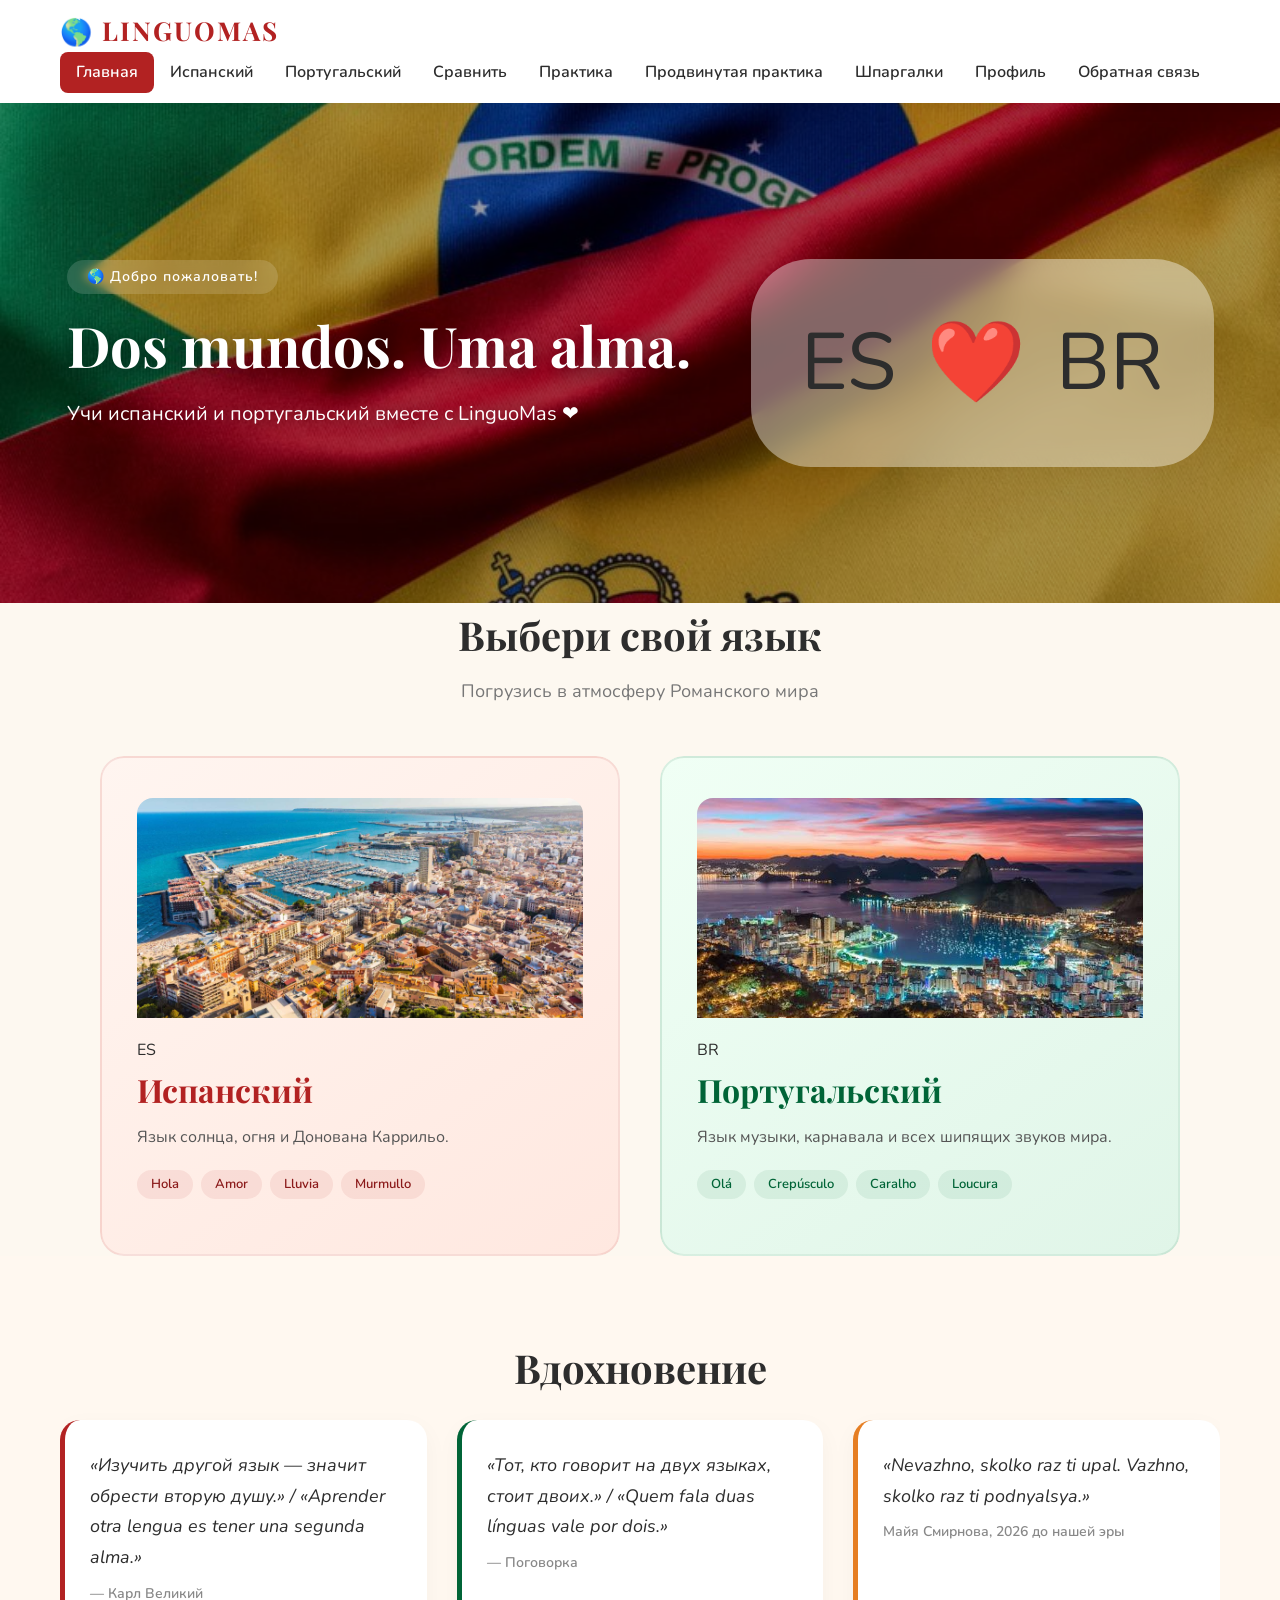
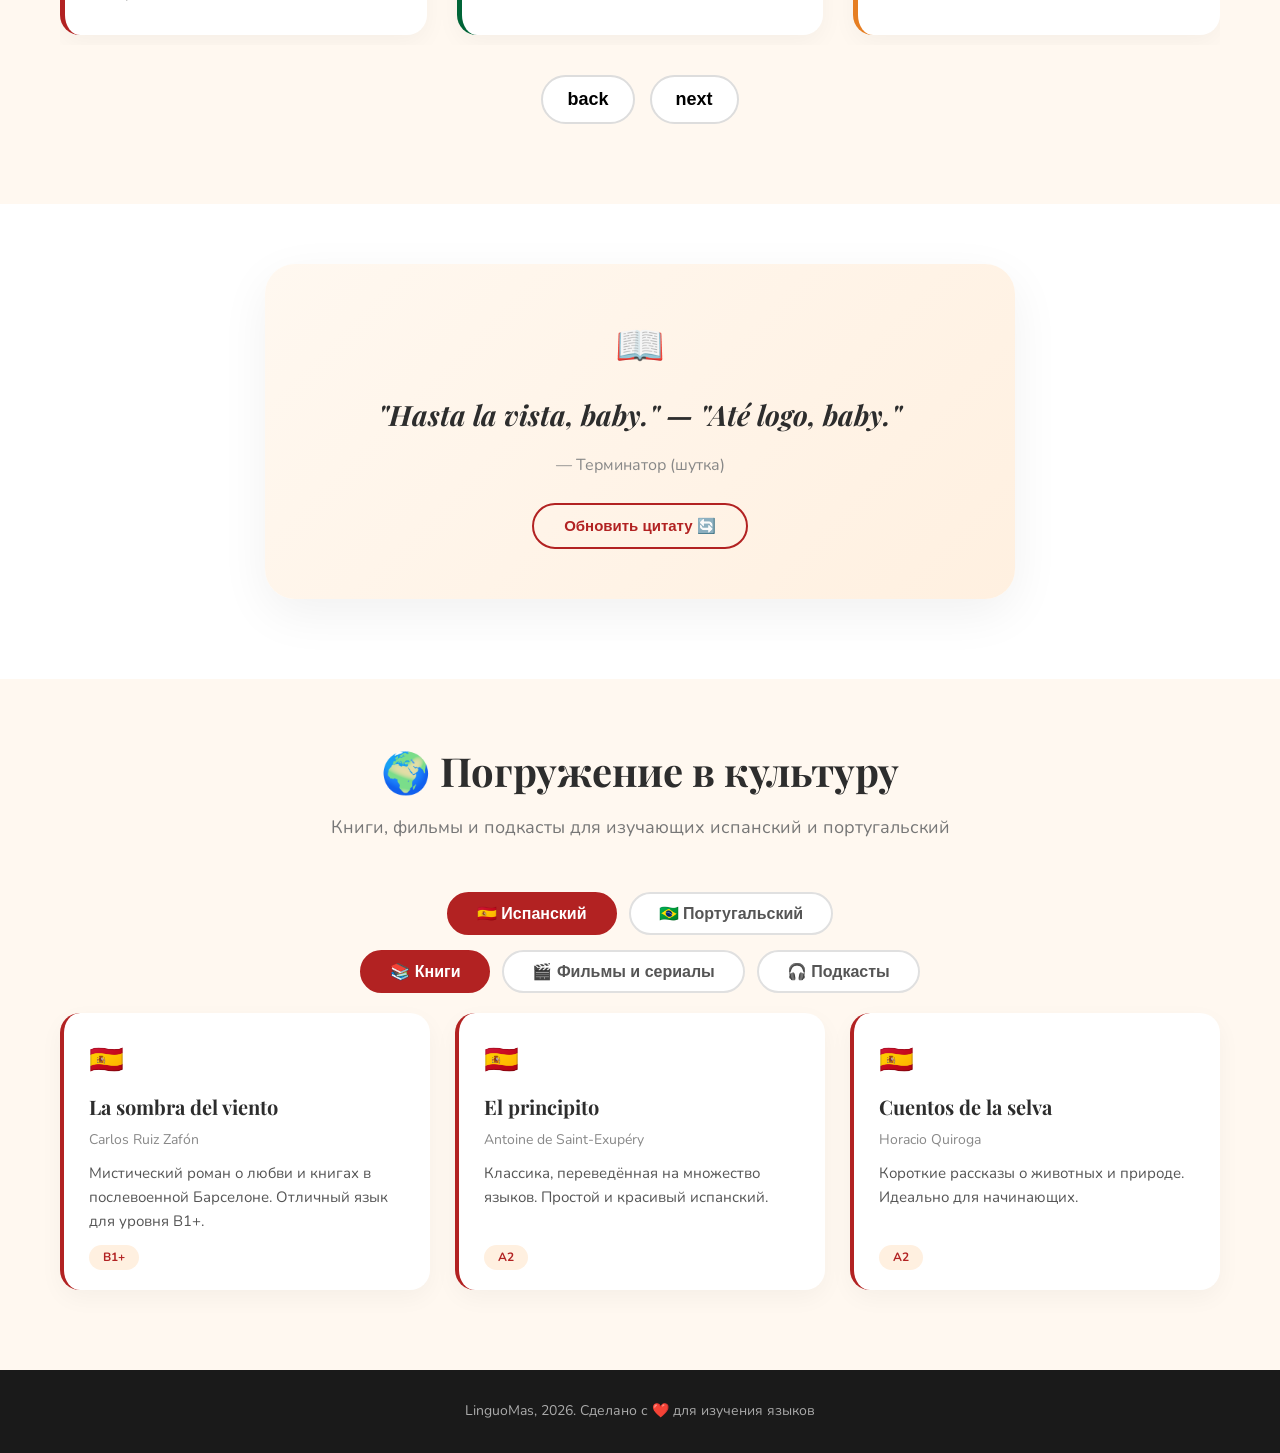
<file: index.html>
<html>

<head>
<title>linguomas</title> 
<link rel="preconnect" href="https://fonts.googleapis.com"> <!-- шрифты -->
<link rel="preconnect" href="https://fonts.gstatic.com" crossorigin>
<link href="https://fonts.googleapis.com/css2?family=Playfair+Display:ital,wght@0,400;0,700;1,700&family=Nunito:wght@400;600;800&display=swap" rel="stylesheet">
<meta http-equiv="Content-Type" content="text/html;charset=utf-8" /> <!-- кодировка -->
<link rel="stylesheet" type="text/css" href="style.css"> <!-- стили -->
</head>
<!-- PWA Manifest -->
<link rel="manifest" href="manifest.json">

<!-- Service Worker -->
<script>
  if ('serviceWorker' in navigator) {
    navigator.serviceWorker.register('serviceworker.js')   // ✅ ПРАВИЛЬНО
      .then(() => console.log('✅ Service Worker зарегистрирован'))
      .catch(err => console.error('❌ Ошибка Service Worker:', err));
  }
</script>

<!-- Иконка для PWA -->
<link rel="apple-touch-icon" href="images/icon-192.png">
<meta name="theme-color" content="#B22222">
<body>
<header>
<div class="container"> <!-- Контейнер ограничивает ширину контента (1200px) и центрирует -->
<div class="logo">🌎 LINGUOMAS</div> <!-- ЛОГОТИП: Ссылка на главную страницу, с эмодзи и названием -->
	<nav> <!-- НАВИГАЦИЯ: Список ссылок на все разделы сайта -->
	<ul>  <!-- Класс "active" подсвечивает текущую страницу (красный фон) -->
	<li><a href="index.html" class="active">Главная</a></li>
	<li><a href="spanish.html">Испанский</a></li>
	<li><a href="portugues.html">Португальский</a></li>
	<li><a href="compare.html">Сравнить</a></li>
	<li><a href="practice.php">Практика</a></li>
	<li><a href="practice_advanced.php">Продвинутая практика</a></li>
	<li><a href="downloads.html">Шпаргалки</a></li>
	<li><a href="profile.php">Профиль</a></li> <!-- profile.php — динамическая страница (PHP), требует авторизации, поэтому ссылка на .php -->
	<li><a href="feedback.php">Обратная связь</a></li>
	</ul>
	</nav>
	</div>
	</header>
</body>

<main>

<section class="hero">
<div class="container hero-content">
<div class="hero-text"> <!-- Левая часть Hero: текст и кнопка -->
<span class="hero-badge">🌎 Добро пожаловать!</span> <!-- Бейдж с приветствием (полупрозрачный фон, размытие) -->
<h1>Dos mundos.<br> Uma alma.</h1>
<p class="hero-subtitle">
Учи испанский и португальский вместе с LinguoMas ❤</p>
</div>
<div class="hero-image"> <!-- Правая часть Hero: декоративные эмодзи (флаги + сердечко) -->
<div class="hero-decor">
<span class="decor-emoji">ES</span>
<span class="decor-emoji">❤️</span>
<span class="decor-emoji">BR</span>
</div>
</div>
</div>
</section>

<section class="language-chioce" id="choose-language">
<div class="container">
<h2 class="section-title">Выбери свой язык</h2>
<p class="section-subtitle">Погрузись в атмосферу Романского мира</p>
<div class="lang-cards"> <!-- lang-cards — флекс-контейнер, который располагает карточки в ряд -->
<!-- lang-card — общий класс, lang-es — красная тема -->
<a href="spanish.html" class="lang-card lang-es">
<div class="lang-card-inner"> <!-- Внутренний контейнер карточки (для стилизации) -->
<img src="images/spain.jpg" alt "Испания" class="lang-flag-img">
<span class="lang-frag">ES</span>
<h3>Испанский</h3>
<p class="lang-desc">Язык солнца, огня и Донована Каррильо.</p>
<div class="lang-tags"> <!-- lang-tags — контейнер для тегов-слов на языке. -->
<span>Hola</span>
<span>Amor</span>
<span>Lluvia</span>
<span>Murmullo</span>
</div>
</div>
</a>
<a href="portugues.html" class="lang-card lang-pt"> <!-- lang-pt — добавляет зелёную тему. -->
<div class="lang-card-inner">
<img src="images/brazil.jpg" alt "Бразилия" class="lang-flag-img">
<span class="lang-frag">BR</span>
<h3>Португальский</h3>
<p class="lang-desc">Язык музыки, карнавала и всех шипящих звуков мира.</p>
<div class="lang-tags">
<span>Olá</span>
<span>Сrepúsculo</span>
<span>Caralho</span>
<span>Loucura</span>
</div>
</div>
</a>
</div>
</div>
</section>

<section class="inspiration animate-on-scroll">
<div class="container">
<h2 class="section-title">Вдохновение</h2>
<div class="quotes-carousel" id="quotesCarousel"> <!-- quotes-carousel — флекс-контейнер с overflow: hidden
<!-- ЦИТАТЫ БУДУТ ВСТАВЛЯТЬСЯ ЧЕРЕЗ JS -->
</div>
<div class="quote-controls">
<button class="quote-btn prev" id="prevQuote">back</button> <!-- ↑ Кнопка "Назад". id="prevQuote" — для JS. -->
<button class="quote-btn next" id="nextQuote">next</button> <!-- ↑ Кнопка "Вперёд". id="nextQuote" — для JS. -->
</div>
</div>
</section>

<section class="daily-quote">
<div class="container">
<div class="daily-quote-box"> <!-- daily-quote-box — центральный блок с цитатой. -->
<span class="daily-icon">📖</span>
<blockquote id="dailyQuoteText">
"Quien no habla, no vive." — "Quem não fala, não vive."
</blockquote> <!-- ↑ Блок цитаты. id="dailyQuoteText" — для JS (меняет текст).  blockquote — семантический тег для цитат. -->
<cite id="dailyQuoteAuthor">— Испанская и португальская поговорка</cite>
<button class="btn btn-refresh" id="refreshQuote">Обновить цитату 🔄</button>
</div>
</div>
</section>

<!-- ========== БЛОК: КУЛЬТУРНЫЙ ГИД ========== -->
<section class="culture-guide">
<div class="container">
<h2 class="section-title">🌍 Погружение в культуру</h2>
<p class="section-subtitle">Книги, фильмы и подкасты для изучающих испанский и португальский</p>

<!-- Переключение языка -->
<div class="culture-lang-tabs">
<button class="culture-lang-tab active" data-lang="es">🇪🇸 Испанский</button>
<button class="culture-lang-tab" data-lang="pt">🇧🇷 Португальский</button>
</div>

<!-- Переключение категорий -->
<div class="culture-category-tabs">
<button class="culture-category-tab active" data-category="books">📚 Книги</button>
<button class="culture-category-tab" data-category="movies">🎬 Фильмы и сериалы</button>
<button class="culture-category-tab" data-category="podcasts">🎧 Подкасты</button>
</div>

<!-- Контейнер для карточек -->
<div class="culture-cards" id="cultureCards">
<!-- Карточки будут вставлены через JS -->
</div>
</div>
</section>

</main>

<!-- ========== КНОПКА "НАВЕРХ" ========== -->
<button id="backToTop" class="back-to-top">⬆ Наверх</button>

<!-- ========== ФУТЕР ========== -->
<footer class="footer">
<div class="container">
<p>LinguoMas, 2026. Сделано с ❤️ для изучения языков</p>
</div>
</footer>

<!-- ПОДКЛЮЧАЕМ JAVASCRIPT  -->
    <script src="script.js"></script>
	
</body>
</html>
</file>
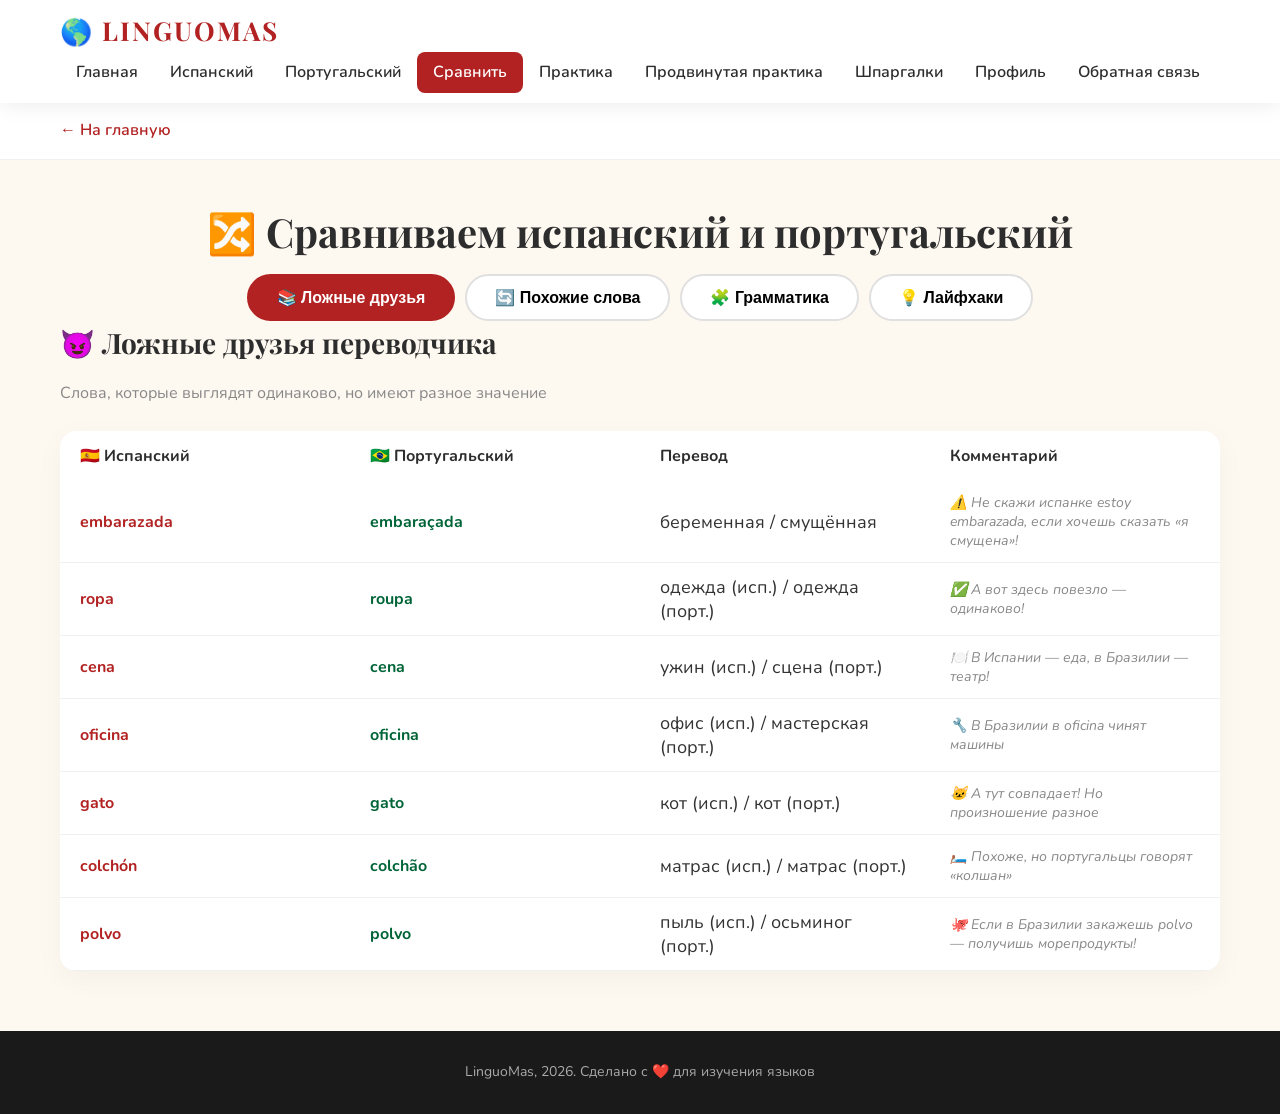
<file: compare.html>
<html>

<head>
<title>linguomas - compare</title>
<link rel="stylesheet" type="text/css" href="style.css"> 
<meta name="viewport" content="width=device-width, initial-scale=1.0"> <!-- чтобы на телефоне красиво было -->
<link rel="preconnect" href="https://fonts.googleapis.com"> <!-- шрифты -->
<link rel="preconnect" href="https://fonts.gstatic.com" crossorigin>
<link href="https://fonts.googleapis.com/css2?family=Playfair+Display:ital,wght@0,400;0,700;1,700&family=Nunito:wght@400;600;800&display=swap" rel="stylesheet">
<meta http-equiv="Content-Type" content="text/html;charset=utf-8" />

<style>
.compare-section {
padding: 40px 0 60px;
background: #FDF8F0;
}

.compare-tabs {
display: flex;
flex-wrap: wrap;
gap: 10px;
,argin-bottom: 30px;
justify-content: center;
}

.compare-tab {
padding: 12px 28px;
border: 2px solid #e0e0e0;
border-radius: 50px;
background: white;
font-weight: 700;
font-size: 16px;
cursor: pointer;
transition: all 0.3s;
color^ #555;
}

.compare-tab:hover {
border-color: #B22222;
color: #B22222;
}

.compare-tab.active {
border-color: #B22222;
background: #B22222;
color: white;
}

.tab-content {
display: none;
animation: fadein 0.5s ease;
}

.tab-content.active {
display: block;
}

@keyframes fadeIn {
from {opacity:0; transform: translateY(15px); }
to {opacity:1; transform: translateY(0); }
}

.compare-table {
width: 100%;
border-collapse: collapse;
background: white;
border-radius: 16px;
overflow: hidden;
box-shadow: 0 8px 30px rgba(0,0,0,0.04);
}

.compare-table thead {
background: #2D2D2D
color: white;
}

.compare-table th {
padding: 14px 20px;
text-align: left;
font-size: 16 px;
}

.compare-table td {
padding: 12px 20px;
border-bottom: 1px solid #f0f0f0;
vertical=align: middle;
}

.compare-table tbody tr:hover {
background: #FFF5F0;
}

.compare-table .es-word {
color: #B22222;
font-weight: 700;
}

.compare-table .pt-word {
color: #006437;
font-weight: 700;
}

.compare-table .translation-col {
color: #5555;
}

.compare-table .tip-col {
font-size: 14px;
color: #888;
font-style: italic;
}

.tips-grid {
display: grid;
grid-template-columns: repeat(auto-fit, minmax(280px, 1fr));
gap: 25px;
margin-top: 20px;
}

.tip-card {
background: white;
padding: 25px 30px;
border-radius: 20px;
box-shadow: 0 8px 25px rgba(0,0,0,0.04);
transition: all 0.3s;
border-left: 5px solid #B22222;
}

.tip-card:hover {
transform: translateY(-6px);
box-shadow: 0 15px 40px rgba(0,0,0,0.06);
}

.tip-card.pt-tip {
border-left-color: #006437;
}

.tip-card h3 {
font-family: 'Playfair Display', serif;
font-size: 20px;
margin-bottom: 10px;
}

.tip-card p {
font-size: 16px;
color: #555;
line-height: 1.7;
}

.tip-card .example {
background: #F5F5F5;
padding: 10px 15px;
border-radius: 10px;
margin-top: 10px;
font-weight: 600;
}

.tip-card .example .es {
color: #B22222;
}

.tip-card .example .pt {
color: #006437;
}

.badge-es {
display: inline-block;
background: #B22222;
color: white;
padding: 2px 12px;
border-radius: 20px;
font-size: 12px;
font-weight: 700;
margin-right: 6px;
}

.badge-pt {
display: inline-block;
background: #006437;
color: white;
padding: 2px 12px;
border-radius: 20px;
font-size: 12px;
font-weight: 700;
margin-right: 6px;
}

</style>
</head>

<body>
<header>
<div class="container">
<div class="logo">🌎 LINGUOMAS</div>
	<nav>
	<ul>
	<li><a href="index.html">Главная</a></li>
	<li><a href="spanish.html">Испанский</a></li>
	<li><a href="portugues.html">Португальский</a></li>
	<li><a href="compare.html"class="active">Сравнить</a></li>
	<li><a href="practice.php">Практика</a></li>
	<li><a href="practice_advanced.php">Продвинутая практика</a></li>
	<li><a href="downloads.html">Шпаргалки</a></li>
	<li><a href="profile.php">Профиль</a></li>
	<li><a href="feedback.php">Обратная связь</a></li>
	</ul>
	</nav>
	</div>
</header>

<main>
<div class="back-nav">
<div class="container">
<a href="index.html" class="back-link">← На главную</a>
</div>
</div>

<section class="compare-section">
<div class="container">
<h2 class="section-title">🔀 Сравниваем испанский и португальский</h2>

<div class="compare-tabs">
<button class="compare-tab active" data-tab="twins">📚 Ложные друзья</button>
<button class="compare-tab" data-tab="similar">🔄 Похожие слова</button>
<button class="compare-tab" data-tab="grammar">🧩 Грамматика</button>
<button class="compare-tab" data-tab="tips">💡 Лайфхаки</button>
</div>

<!-- ========================================================== -->
<!-- ВКЛАДКА 1: ЛОЖНЫЕ ДРУЗЬЯ -->
<!-- ========================================================== -->

<div class="tab-content active" id="tab-twins">
<h3 style="font-family:'Playfair Display',serif; font-size:28px;margin-bottom:15px;">😈 Ложные друзья переводчика</h3>
<p style="color:#888; margin-bottom:25px;">Слова, которые выглядят одинаково, но имеют разное значение</p>

<table class="compare-table">
<thead>
<tr>
<th style="width:25%;">🇪🇸 Испанский</th>
<th style="width:25%;">🇧🇷 Португальский</th>
<th style="width:25%;">Перевод</th>
<th style="width:25%;">Комментарий</th>
</tr>
</thead>
<tbody>
<tr>
<td><span class="es-word">embarazada</span></td>
<td><span class="pt-word">embaraçada</span></td>
<td class="translation">беременная / смущённая</td>
<td class="tip-col">⚠️ Не скажи испанке <em>estoy embarazada</em>, если хочешь сказать «я смущена»!</td>
</tr>
<tr>
<td><span class="es-word">ropa</span></td>
<td><span class="pt-word">roupa</span></td>
<td class="translation">одежда (исп.) / одежда (порт.)</td>
<td class="tip-col">✅ А вот здесь повезло — одинаково!</td>
</tr>
<tr>
<td><span class="es-word">cena</span></td>
<td><span class="pt-word">cena</span></td>
<td class="translation">ужин (исп.) / сцена (порт.)</td>
<td class="tip-col">🍽️ В Испании — еда, в Бразилии — театр!</td>
</tr>
<tr>
<td><span class="es-word">oficina</span></td>
<td><span class="pt-word">oficina</span></td>
<td class="translation">офис (исп.) / мастерская (порт.)</td>
<td class="tip-col">🔧 В Бразилии в <em>oficina</em> чинят машины</td>
</tr>
<tr>
<td><span class="es-word">gato</span></td>
<td><span class="pt-word">gato</span></td>
<td class="translation">кот (исп.) / кот (порт.)</td>
<td class="tip-col">🐱 А тут совпадает! Но произношение разное</td>
</tr>
<tr>
<td><span class="es-word">colchón</span></td>
<td><span class="pt-word">colchão</span></td>
<td class="translation">матрас (исп.) / матрас (порт.)</td>
<td class="tip-col">🛏️ Похоже, но португальцы говорят «колшан»</td>
</tr>
<tr>
<td><span class="es-word">polvo</span></td>
<td><span class="pt-word">polvo</span></td>
<td class="translation">пыль (исп.) / осьминог (порт.)</td>
<td class="tip-col">🐙 Если в Бразилии закажешь <em>polvo</em> — получишь морепродукты!</td>
</tr>
</tbody>
</table>
</div>
<!-- ========================================================== -->
<!-- ВКЛАДКА 2: ПОХОЖИЕ СЛОВА -->
<!-- ========================================================== -->
<div class="tab-content" id="tab-similar">
<h3 style="font-family:'Playfair Display',serif; font-size:28px; margin-bottom:15px;">🔄 Похожие слова</h3>
<p style="color:#888; margin-bottom:25px;">Слова, которые пишутся по-разному, но означают одно и то же</p>
<table class="compare-table">
<thead>
<tr>
<th style="width:25%;">🇪🇸 Испанский</th>
<th style="width:25%;">🇧🇷 Португальский</th>
<th style="width:25%;">Перевод</th>
<th style="width:25%;">Подсказка</th>
</tr>
</thead>
<tbody>
<tr>
<td><span class="es-word">ventana</span></td>
<td><span class="pt-word">janela</span></td>
<td class="translation">окно</td>
<td class="tip-col">💡 Исп. <em>viento</em> (ветер) → вентиляция</td>
</tr>
<tr>
<td><span class="es-word">cuchillo</span></td>
<td><span class="pt-word">faca</span></td>
<td class="translation">нож</td>
<td class="tip-col">🔪 Исп. <em>cuchara</em> (ложка) — общий корень</td>
</tr>
<tr>
<td><span class="es-word">piso</span></td>
<td><span class="pt-word">chão</span></td>
<td class="translation">пол</td>
<td class="tip-col">🏠 В Испании <em>piso</em> — этаж/квартира</td>
</tr>
<tr>
<td><span class="es-word">hermano</span></td>
<td><span class="pt-word">irmão</span></td>
<td class="translation">брат</td>
<td class="tip-col">👨‍👦 Исп. <em>h</em> не читается, а в порт. появилось <em>ão</em></td>
</tr>
<tr>
<td><span class="es-word">abrigo</span></td>
<td><span class="pt-word">casaco</span></td>
<td class="translation">пальто / куртка</td>
<td class="tip-col">🧥 В Испании <em>abrigo</em> — убежище, в порт. — одежда</td>
</tr>
<tr>
<td><span class="es-word">bolsa</span></td>
<td><span class="pt-word">saco</span></td>
<td class="translation">сумка</td>
<td class="tip-col">👜 В Испании <em>bolsa</em> — биржа тоже!</td>
</tr>
<tr>
<td><span class="es-word">mantequilla</span></td>
<td><span class="pt-word">manteiga</span></td>
<td class="translation">масло</td>
<td class="tip-col">🧈 Оба от латинского <em>manteca</em> (сало)</td>
</tr>
</tbody>
</table>
</div>
<!-- ========================================================== -->
<!-- ВКЛАДКА 3: ГРАММАТИКА -->
<!-- ========================================================== -->
<div class="tab-content" id="tab-grammar">
<h3 style="font-family:'Playfair Display',serif; font-size:28px; margin-bottom:15px;">🧩 Грамматика: ключевые различия</h3>
<p style="color:#888; margin-bottom:25px;">Главные отличия в структуре и правилах</p>
<table class="compare-table">
<thead>
<tr>
<th style="width:25%;">🇪🇸 Испанский</th>
<th style="width:25%;">🇧🇷 Португальский</th>
<th style="width:25%;">Объяснение</th>
<th style="width:25%;">Пример</th>
</tr>
</thead>
<tbody>
<tr>
<td><strong><span class="es-word">Ser</span> / <span class="es-word">Estar</span></strong></td>
<td><strong><span class="pt-word">Ser</span> / <span class="pt-word">Estar</span></strong></td>
<td class="translation">оба языка различают «быть» постоянным и временным</td>
<td class="tip-col">🔄 <span class="es-word">Soy feliz</span> vs <span class="pt-word">Estou feliz</span></td>
</tr>
<tr>
<td><span class="es-word">Tú</span> / <span class="es-word">Vosotros</span></td>
<td><span class="pt-word">Você</span> / <span class="pt-word">Vocês</span></td>
<td class="translation">в исп. есть отдельное «ты» и «вы», в порт. — формальное обращение</td>
<td class="tip-col">🙋 <span class="es-word">¿Tú hablas?</span> vs <span class="pt-word">Você fala?</span></td>
</tr>
<tr>
<td><strong><span class="es-word">Pretérito perfecto</span></strong></td>
<td><strong><span class="pt-word">Pretérito perfeito</span></strong></td>
<td class="translation">в исп. сложное прошедшее, в порт. — простое</td>
<td class="tip-col">⏳ <span class="es-word">He comido</span> vs <span class="pt-word">Comi</span></td>
</tr>
<tr>
<td><span class="es-word">Le</span> / <span class="es-word">Les</span></td>
<td><span class="pt-word">Lhe</span> / <span class="pt-word">Lhes</span></td>
<td class="translation">местоимения для косвенного дополнения</td>
<td class="tip-col">📦 <span class="es-word">Le doy</span> vs <span class="pt-word">Lhe dou</span></td>
</tr>
<tr>
<td><span class="es-word">-ción</span> / <span class="es-word">-sión</span></td>
<td><span class="pt-word">-ção</span></td>
<td class="translation">существительные на -ción в исп. → -ção в порт.</td>
<td class="tip-col">📖 <span class="es-word">canción</span> → <span class="pt-word">canção</span></td>
</tr>
<tr>
<td><span class="es-word">-mente</span></td>
<td><span class="pt-word">-mente</span></td>
<td class="translation">наречия одинаково!</td>
<td class="tip-col">✅ <span class="es-word">rápidamente</span> / <span class="pt-word">rapidamente</span></td>
</tr>
</tbody>
</table>
</div>
<!-- ========================================================== -->
<!-- ВКЛАДКА 4: ЛАЙФХАКИ -->
<!-- ========================================================== -->
<div class="tab-content" id="tab-tips">
<h3 style="font-family:'Playfair Display',serif; font-size:28px; margin-bottom:15px;">💡 Лайфхаки: как не запутаться</h3>
<p style="color:#888; margin-bottom:25px;">Самые полезные советы для изучения двух языков одновременно</p>
<div class="tips-grid">
<div class="tip-card">
<h3>🧠 Правило «-ción»</h3>
<p>Если в испанском слово заканчивается на <strong>-ción</strong>, в португальском оно почти всегда превращается в <strong>-ção</strong>.</p>
<div class="example">
<span class="es">canción</span> → <span class="pt">canção</span> (песня)<br>
<span class="es">corazón</span> → <span class="pt">coração</span> (сердце)
</div>
</div>
<div class="tip-card pt-tip">
<h3>🇧🇷 Убираем «ñ»</h3>
<p>В португальском нет буквы <strong>ñ</strong>. Она превращается в <strong>nh</strong>.</p>
<div class="example">
<span class="es">españo</span><span style="font-weight:700; color:#B22222;">l</span> → <span class="pt">espanho</span><span style="font-weight:700; color:#006437;">l</span><br>
<span class="es">montaña</span> → <span class="pt">montanha</span>
</div>
</div>
<div class="tip-card">
<h3>🎯 Запоминай по окончаниям</h3>
<p>Многие испанские слова на <strong>-dad</strong> превращаются в португальские <strong>-dade</strong>.</p>
<div class="example">
<span class="es">ciudad</span> → <span class="pt">cidade</span> (город)<br>
<span class="es">verdad</span> → <span class="pt">verdade</span> (правда)
</div>
</div>
<div class="tip-card pt-tip">
<h3>🍽️ Еда — отдельная история</h3>
<p>В испанском <strong>comida</strong> — это еда, а в португальском <strong>comida</strong> — тоже еда!</p>
<div class="example">
✅ <span class="es">La comida</span> / <span class="pt">A comida</span> — еда<br>
⚠️ Но <span class="es">cena</span> — это ужин (исп.) и сцена (порт.)
</div>
</div>
</div>
</div>
</div>
</section>				
<!-- ========== КНОПКА "НАВЕРХ" ========== -->
<button id="backToTop" class="back-to-top">⬆ Наверх</button>
</main>

<footer class="footer">
<div class="container">
<p>LinguoMas, 2026. Сделано с ❤️ для изучения языков</p>
</div>
</footer>

 <!-- ===== JS ДЛЯ ТАБОВ ===== -->
<script src="script.js"></script>
</body>
</html>
</file>
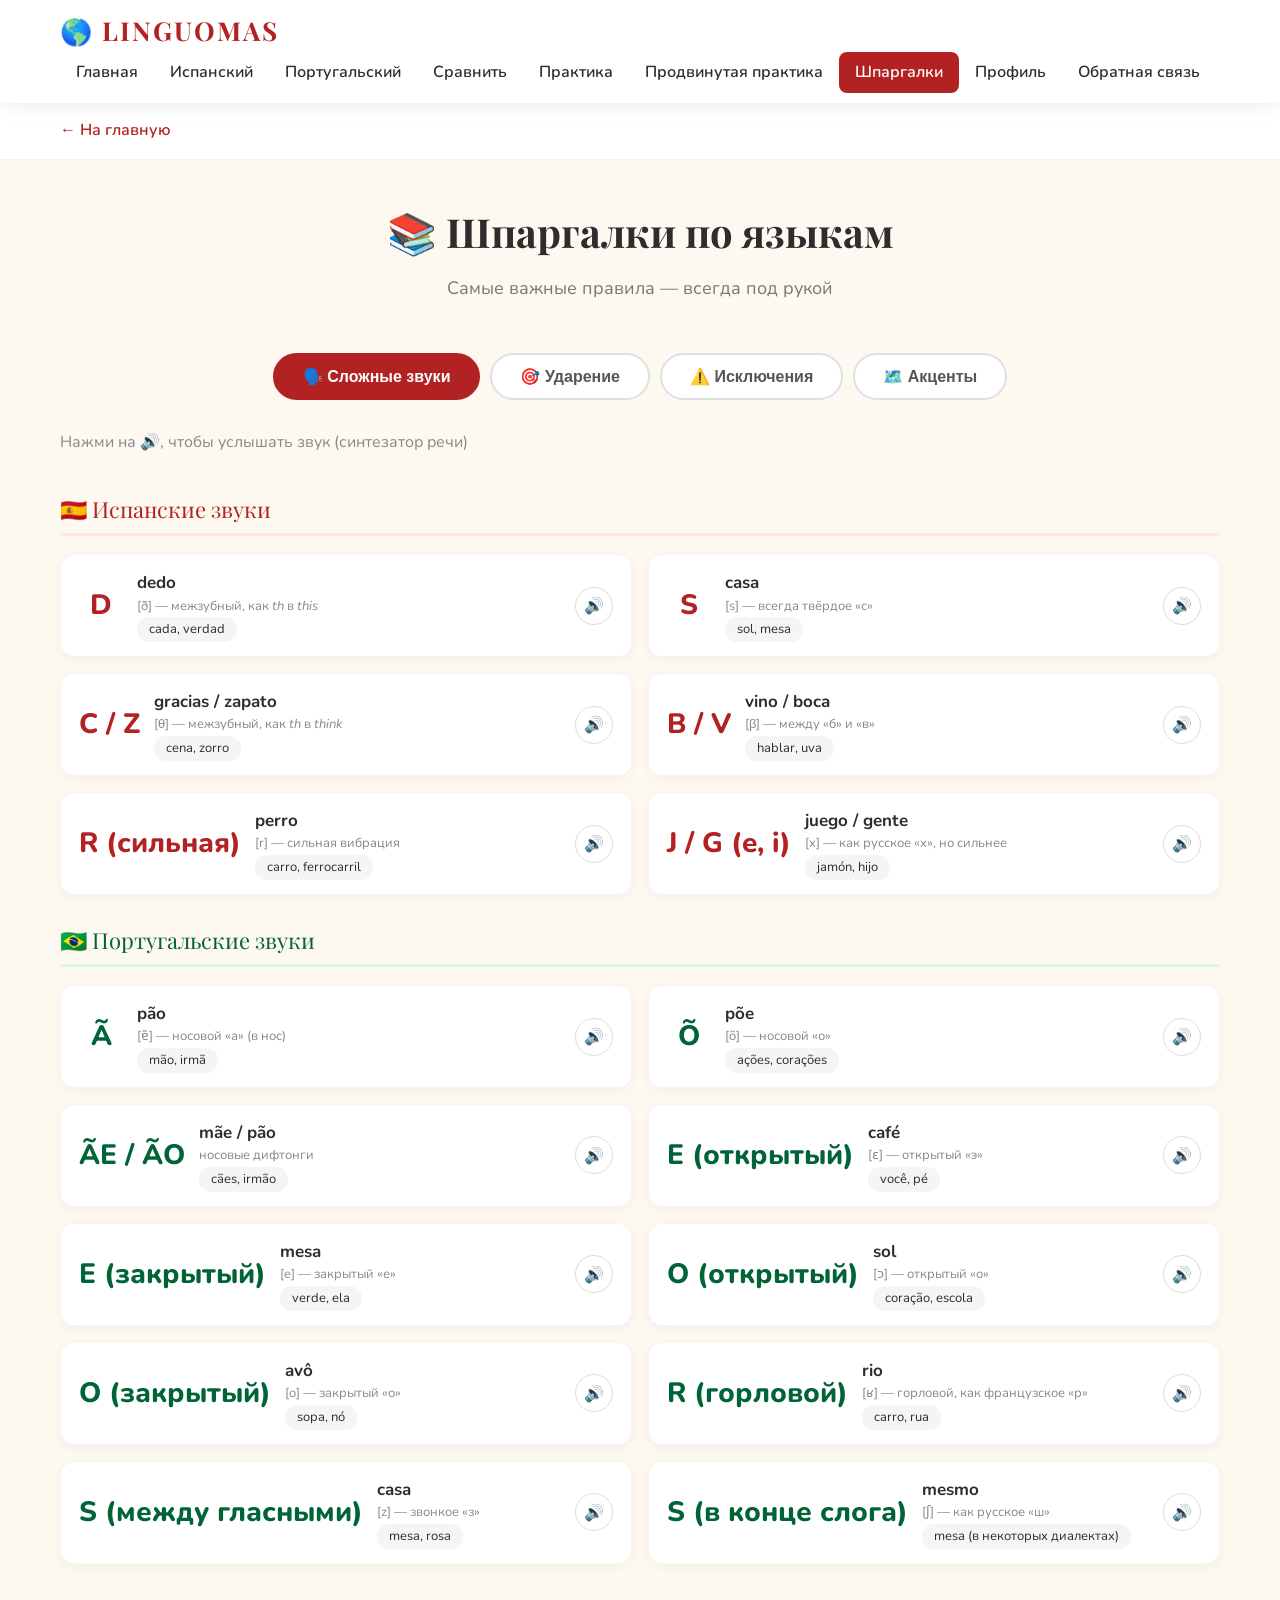
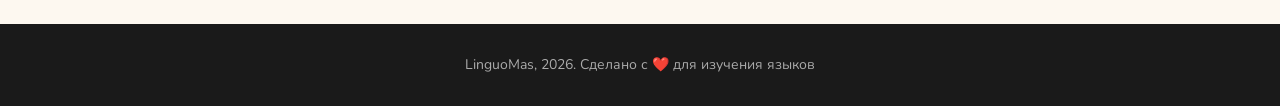
<file: downloads.html>
<html>

<head>
<title>linguomas - downloads</title>
<link rel="stylesheet" type="text/css" href="style.css"> 
<meta name="viewport" content="width=device-width, initial-scale=1.0"> <!-- чтобы на телефоне красиво было -->
<link rel="preconnect" href="https://fonts.googleapis.com"> <!-- шрифты -->
<link rel="preconnect" href="https://fonts.gstatic.com" crossorigin>
<link href="https://fonts.googleapis.com/css2?family=Playfair+Display:ital,wght@0,400;0,700;1,700&family=Nunito:wght@400;600;800&display=swap" rel="stylesheet">
<meta http-equiv="Content-Type" content="text/html;charset=utf-8" />

<style>
/* ===== СТИЛИ ДЛЯ СТРАНИЦЫ ШПАРГАЛОК ===== */
.downloads-section {
padding: 40px 0 60px;
background: #FDF8F0;
}

/* ТАБЫ */
.downloads-tabs {
display: flex;
flex-wrap: wrap;
gap: 10px;
margin-bottom: 30px;
justify-content: center;
}
.downloads-tab {
padding: 12px 28px;
border: 2px solid #e0e0e0;
border-radius: 50px;
background: white;
font-weight: 700;
font-size: 16px;
cursor: pointer;
transition: all 0.3s;
color: #555;
}
.dowloads-tab:hover {
border-color: #B22222;
color: #B22222;
}
.downloads-tab.active {
border-color: #B22222;
background: #B22222;
color: white;
}

.tab-content {
display: none;
animation: fadeIn 0.5 ease;
}
.tab-content.active {
display: block;
}
@keyframes fadeIn {
from {opacity:0, transform: translateY(15px); }
to {opacity:1; transform: translateY(0); }
}

/* ===== ЗВУКИ ===== */
.sound-grid {
display: grid;
grid-template-columns: 1fr 1fr;
gap: 16px;
}
@media (max-width: 768px) {
.sound-grid { grid-template-columns: 1fr; }
}

.sound-group-header {
grid-column: 1 / -1;
font-family: 'PlayFair Display', serif;
font-size: 22px;
margin: 12px 0 2px 0;
padding-bottom: 6px;
border-bottom: 3px solid #f0f0f0;
}
.sound-group-header.es-header {
color: #B22222;
border-bottom-color: #FFE8E0;
}
.sound-group-header.pt-header {
color: #006437;
border-bottom-color: #E0F5E8;
}

.sound-card {
background: white;
padding: 14px 18px;
border-radius: 14px;
box-shadow: 0 3px 12px rgba(0,0,0,0.04);
display: flex;
align-items: center;
gap: 14px;
transition: all 0.3s;
border: 1px solid #f5f5f5;
}
.sound-card:hover {
transform: translateY(-3px);
box-shadow: 0 6px 18px rgba(0,0,0,0.06);
border-color: #ddd;
}
.sound-card .letter {
font-size: 28px;
font-weight: 800;
min-width: 44px;
text-align: center;
color: #B22222;
}
.sound-card .letter.pt {
color: #006437;
}
.sound-card .info {
flex: 1;
min-width: 0;
}
.sound-card .info .word {
font-weight: 700;
font-size: 17px;
}
.sound-card .info .hint {
color: #888;
font-size: 13px;
margin-top: 1px;
line-height: 1.3;
}
.sound-card .info .example {
background: #f5f5f5;
padding: 2px 12px;
border-radius: 12px;
font-size: 13px;
display: inline-block;
margin-top: 3px;
}
.audio-btn {
background: none;
border: 1px solid #ddd;
border-radius: 50%;
width: 38px;
height: 38px;
font-size: 16px;
cursor: pointer;
transition: all 0.3s;
flex-shrink: 0;
display: flex;
align-items: center;
justify-content: center;
}
.audio-btn:hover {
border-color: #B22222;
background: #FFF5F0;
transform: scale(1.05);
}

/* ===== УДАРЕНИЕ ===== */
.stress-grid {
display: grid;
grid-template-columns: 1fr 1fr;
gap: 25px;
align-items: stretch;
}
@media (max-width: 768px) {
.stress-grid { grid-template-columns: 1fr; }
}
.stress-card {
background: white;
padding: 20px 24px;
border-radius: 16px;
box-shadow: 0 4px 15px rgba(0,0,0,0.04);
display: flex;
flex-direction: column;
height: 100%;
}
.stress-card h3 {
font-family: 'Playfair Display', serif;
font-size: 22px;
margin-bottom: 12px;
}
.stress-card .rule {
color: #555;
font-size: 15px;
line-height: 1.7;
margin-bottom: 10px;
flex: 1;
}
.stress-card .rule strong {
color: #2D2D2D;
}
.stress-card .examples {
background: #FDF8F0;
padding: 8px 14px;
border-radius: 12px;
font-size: 14px;
margin-top: 4px;
}
.stress-card .examples .es { color: #B22222; font-weight: 600; }
.stress-card .examples .pt { color: #006437; font-weight: 600; }

/* ===== ИСКЛЮЧЕНИЯ ===== */
.exception-list {
display: flex;
flex-direction: column;
gap: 14px;
}
.exception-item {
background: white;
padding: 16px 22px;
border-radius: 14px;
box-shadow: 0 3px 12px rgba(0,0,0,0.04);
border-left: 4px solid #B22222;
transition: all 0.3s;
}
.exception-item:hover {
transform: translateX(5px);
box-shadow: 0 6px 18px rgba(0,0,0,0.06);
}
.exception-item.pt-ex {
border-left-color: #006437;
}
.exception-item .title {
font-weight: 700;
font-size: 18px;
}
.exception-item .title .es { color: #B22222; }
.exception-item .title .pt { color: #006437; }
.exception-item .desc {
color: #555;
margin-top: 4px;
font-size: 15px;
line-height: 1.6;
}
.exception-item .example {
background: #f5f5f5;
padding: 5px 14px;
border-radius: 12px;
font-size: 14px;
margin-top: 6px;
display: inline-block;
}		
/* ===== КНОПКА "НАВЕРХ" ===== */
.back-to-top {
    position: fixed;
    bottom: 30px;
    right: 30px;
    padding: 15px 20px;
    background: #B22222;
    color: white;
    border: none;
    border-radius: 50px;
    font-weight: 700;
    font-size: 16px;
    cursor: pointer;
    box-shadow: 0 4px 20px rgba(178, 34, 34, 0.3);
    transition: all 0.3s ease;
    opacity: 0;
    visibility: hidden;
    z-index: 1000;
}
.back-to-top.show {
    opacity: 1;
    visibility: visible;
}
.back-to-top:hover {
    background: #8B1A1A;
    transform: translateY(-3px);
    box-shadow: 0 8px 30px rgba(178, 34, 34, 0.5);
}
/* ===== АКЦЕНТЫ (СПРАВОЧНЫЙ РАЗДЕЛ) ===== */
.accents-reference { max-width: 800px; margin: 0 auto; }
.accents-ref-tabs { display: flex; gap: 10px; justify-content: center; margin-bottom: 20px; }
.accents-ref-tab { padding: 8px 24px; border: 2px solid #e0e0e0; border-radius: 30px; background: white; font-weight: 700; cursor: pointer; transition: all 0.3s; color: #555; }
.accents-ref-tab:hover { border-color: #B22222; color: #B22222; }
.accents-ref-tab.active { border-color: #B22222; background: #B22222; color: white; }

.accents-ref-map { display: grid; grid-template-columns: repeat(3, 1fr); gap: 15px; margin: 20px 0; }
@media (max-width: 600px) { .accents-ref-map { grid-template-columns: repeat(2, 1fr); } }

.accents-ref-region { padding: 20px 10px; border: 2px solid #e0e0e0; border-radius: 16px; text-align: center; cursor: pointer; transition: all 0.3s; background: #FDF8F0; }
.accents-ref-region:hover { transform: translateY(-5px); border-color: #B22222; box-shadow: 0 8px 25px rgba(0,0,0,0.06); }
.accents-ref-region .region-emoji { font-size: 32px; display: block; margin-bottom: 5px; }
.accents-ref-region .region-name { font-weight: 700; font-size: 14px; color: #333; }
.accents-ref-region .region-hint { font-size: 12px; color: #888; margin-top: 3px; }
.accents-ref-region.selected { border-color: #B22222; background: #FFF5F0; }

.accents-ref-info { background: #FDF8F0; border-radius: 16px; padding: 20px; min-height: 100px; margin-top: 10px; text-align: center; }
.accents-ref-region-name { font-size: 20px; font-weight: 700; color: #333; margin-bottom: 10px; }
.accents-ref-phrase { font-size: 22px; font-style: italic; color: #555; margin-bottom: 10px; }
.accents-ref-explanation { font-size: 16px; color: #888; }
/* ===== СПРАВОЧНЫЙ БЛОК (ГЛОССАРИЙ) ===== */
.accents-ref-glossary {
    margin-top: 30px;
    padding: 25px 20px;
    background: white;
    border-radius: 20px;
    box-shadow: 0 4px 20px rgba(0,0,0,0.04);
    border: 1px solid #f0f0f0;
}

.glossary-grid {
    display: grid;
    grid-template-columns: repeat(auto-fit, minmax(260px, 1fr));
    gap: 20px;
}

.glossary-item {
    background: #FDF8F0;
    padding: 18px 20px;
    border-radius: 14px;
    transition: all 0.3s;
    border-left: 4px solid #B22222;
}

.glossary-item:hover {
    transform: translateY(-3px);
    box-shadow: 0 6px 20px rgba(0,0,0,0.04);
}

.glossary-item .glossary-term {
    display: block;
    font-weight: 800;
    font-size: 18px;
    color: #B22222;
    margin-bottom: 6px;
}

.glossary-item .glossary-desc {
    font-size: 15px;
    color: #555;
    line-height: 1.6;
    margin: 0;
}

.glossary-item .glossary-desc strong {
    color: #2D2D2D;
}

.glossary-item .glossary-desc em {
    color: #006437;
    font-style: italic;
}

/* Для португальских терминов — зелёный акцент */
.glossary-item.pt-term {
    border-left-color: #006437;
}

.glossary-item.pt-term .glossary-term {
    color: #006437;
}

@media (max-width: 600px) {
    .glossary-grid {
        grid-template-columns: 1fr;
    }
    .accents-ref-glossary {
        padding: 15px;
    }
}
</style>	
</head>

<body>
<header>
<div class="container">
<div class="logo">🌎 LINGUOMAS</div>
	<nav>
	<ul>
	<li><a href="index.html">Главная</a></li>
	<li><a href="spanish.html">Испанский</a></li>
	<li><a href="portugues.html">Португальский</a></li>
	<li><a href="compare.html">Сравнить</a></li>
	<li><a href="practice.php">Практика</a></li>
	<li><a href="practice_advanced.php">Продвинутая практика</a></li>
	<li><a href="downloads.html"class="active">Шпаргалки</a></li>
	<li><a href="profile.php">Профиль</a></li>
	<li><a href="feedback.php">Обратная связь</a></li>
	</ul>
	</nav>
	</div>
</header>
</body>

<main>

<!-- ========== КНОПКА "НАВЕРХ" ========== -->
<button id="backToTop" class="back-to-top">⬆ Наверх</button>

<div class="back-nav">
<div class="container">
<a href="index.html" class="back-link">← На главную</a>
</div>
</div>

<section class="downloads-section">
<div class="container">
<h2 class="section-title">📚 Шпаргалки по языкам</h2>
<p class="section-subtitle">Самые важные правила — всегда под рукой</p>

<!-- ТАБЫ -->
<div class="downloads-tabs">
<button class="downloads-tab active" data-tab="sounds">🗣️ Сложные звуки</button>
<button class="downloads-tab" data-tab="stress">🎯 Ударение</button>
<button class="downloads-tab" data-tab="exceptions">⚠️ Исключения</button>
<button class="downloads-tab" data-tab="accents">🗺️ Акценты</button>
</div>

<!-- ========================================================== -->
<!-- ВКЛАДКА 1: СЛОЖНЫЕ ЗВУКИ -->
<!-- ========================================================== -->
<div class="tab-content active" id="tab-sounds">
    <p style="color:#888; margin-bottom:25px;">Нажми на 🔊, чтобы услышать звук (синтезатор речи)</p>
    <div class="sound-grid">
        <!-- ========================================================== -->
        <!-- ИСПАНСКИЕ ЗВУКИ -->
        <!-- ========================================================== -->
        <div class="sound-group-header es-header">🇪🇸 Испанские звуки</div>

        <!-- D -->
        <div class="sound-card">
            <span class="letter">D</span>
            <div class="info">
                <span class="word">dedo</span>
                <div class="hint">[ð] — межзубный, как <em>th</em> в <em>this</em></div>
                <span class="example">cada, verdad</span>
            </div>
            <button class="audio-btn" onclick="playSound('dedo', 'es-ES')">🔊</button>
        </div>

        <!-- S -->
        <div class="sound-card">
            <span class="letter">S</span>
            <div class="info">
                <span class="word">casa</span>
                <div class="hint">[s] — всегда твёрдое «с»</div>
                <span class="example">sol, mesa</span>
            </div>
            <button class="audio-btn" onclick="playSound('casa', 'es-ES')">🔊</button>
        </div>

        <!-- C / Z -->
        <div class="sound-card">
            <span class="letter">C / Z</span>
            <div class="info">
                <span class="word">gracias / zapato</span>
                <div class="hint">[θ] — межзубный, как <em>th</em> в <em>think</em></div>
                <span class="example">cena, zorro</span>
            </div>
            <button class="audio-btn" onclick="playSound('gracias', 'es-ES')">🔊</button>
        </div>

        <!-- B / V -->
        <div class="sound-card">
            <span class="letter">B / V</span>
            <div class="info">
                <span class="word">vino / boca</span>
                <div class="hint">[β] — между «б» и «в»</div>
                <span class="example">hablar, uva</span>
            </div>
            <button class="audio-btn" onclick="playSound('vino', 'es-ES')">🔊</button>
        </div>

        <!-- R (сильная) -->
        <div class="sound-card">
            <span class="letter">R (сильная)</span>
            <div class="info">
                <span class="word">perro</span>
                <div class="hint">[r] — сильная вибрация</div>
                <span class="example">carro, ferrocarril</span>
            </div>
            <button class="audio-btn" onclick="playSound('perro', 'es-ES')">🔊</button>
        </div>

        <!-- J -->
        <div class="sound-card">
            <span class="letter">J / G (e, i)</span>
            <div class="info">
                <span class="word">juego / gente</span>
                <div class="hint">[x] — как русское «х», но сильнее</div>
                <span class="example">jamón, hijo</span>
            </div>
            <button class="audio-btn" onclick="playSound('juego', 'es-ES')">🔊</button>
        </div>

        <!-- ========================================================== -->
        <!-- ПОРТУГАЛЬСКИЕ ЗВУКИ (ТЕПЕРЬ В ТАБЛИЦЕ!) -->
        <!-- ========================================================== -->
        <div class="sound-group-header pt-header">🇧🇷 Португальские звуки</div>

        <!-- Ã -->
        <div class="sound-card">
            <span class="letter pt">Ã</span>
            <div class="info">
                <span class="word">pão</span>
                <div class="hint">[ɐ̃] — носовой «а» (в нос)</div>
                <span class="example">mão, irmã</span>
            </div>
            <button class="audio-btn pt" onclick="playSound('pão', 'pt-BR')">🔊</button>
        </div>

        <!-- Õ -->
        <div class="sound-card">
            <span class="letter pt">Õ</span>
            <div class="info">
                <span class="word">põe</span>
                <div class="hint">[õ] — носовой «о»</div>
                <span class="example">ações, corações</span>
            </div>
            <button class="audio-btn pt" onclick="playSound('põe', 'pt-BR')">🔊</button>
        </div>

        <!-- ÃE / ÃO -->
        <div class="sound-card">
            <span class="letter pt">ÃE / ÃO</span>
            <div class="info">
                <span class="word">mãe / pão</span>
                <div class="hint">носовые дифтонги</div>
                <span class="example">cães, irmão</span>
            </div>
            <button class="audio-btn pt" onclick="playSound('mãe', 'pt-BR')">🔊</button>
        </div>

        <!-- E (открытый) -->
        <div class="sound-card">
            <span class="letter pt">E (открытый)</span>
            <div class="info">
                <span class="word">café</span>
                <div class="hint">[ɛ] — открытый «э»</div>
                <span class="example">você, pé</span>
            </div>
            <button class="audio-btn pt" onclick="playSound('café', 'pt-BR')">🔊</button>
        </div>

        <!-- E (закрытый) -->
        <div class="sound-card">
            <span class="letter pt">E (закрытый)</span>
            <div class="info">
                <span class="word">mesa</span>
                <div class="hint">[e] — закрытый «е»</div>
                <span class="example">verde, ela</span>
            </div>
            <button class="audio-btn pt" onclick="playSound('mesa', 'pt-BR')">🔊</button>
        </div>

        <!-- O (открытый) -->
        <div class="sound-card">
            <span class="letter pt">O (открытый)</span>
            <div class="info">
                <span class="word">sol</span>
                <div class="hint">[ɔ] — открытый «о»</div>
                <span class="example">coração, escola</span>
            </div>
            <button class="audio-btn pt" onclick="playSound('sol', 'pt-BR')">🔊</button>
        </div>

        <!-- O (закрытый) -->
        <div class="sound-card">
            <span class="letter pt">O (закрытый)</span>
            <div class="info">
                <span class="word">avô</span>
                <div class="hint">[o] — закрытый «о»</div>
                <span class="example">sopa, nó</span>
            </div>
            <button class="audio-btn pt" onclick="playSound('avô', 'pt-BR')">🔊</button>
        </div>

        <!-- R (горловой) -->
        <div class="sound-card">
            <span class="letter pt">R (горловой)</span>
            <div class="info">
                <span class="word">rio</span>
                <div class="hint">[ʁ] — горловой, как французское «р»</div>
                <span class="example">carro, rua</span>
            </div>
            <button class="audio-btn pt" onclick="playSound('rio', 'pt-BR')">🔊</button>
        </div>

        <!-- S (между гласными) -->
        <div class="sound-card">
            <span class="letter pt">S (между гласными)</span>
            <div class="info">
                <span class="word">casa</span>
                <div class="hint">[z] — звонкое «з»</div>
                <span class="example">mesa, rosa</span>
            </div>
            <button class="audio-btn pt" onclick="playSound('casa', 'pt-BR')">🔊</button>
        </div>

        <!-- S (в конце слога) -->
        <div class="sound-card">
            <span class="letter pt">S (в конце слога)</span>
            <div class="info">
                <span class="word">mesmo</span>
                <div class="hint">[ʃ] — как русское «ш»</div>
                <span class="example">mesa (в некоторых диалектах)</span>
            </div>
            <button class="audio-btn pt" onclick="playSound('mesmo', 'pt-BR')">🔊</button>
        </div>
    </div> <!-- /sound-grid -->
</div> <!-- /tab-sounds -->

<!-- ========================================================== -->
<!-- ВКЛАДКА 2: УДАРЕНИЕ -->
<!-- ========================================================== -->
<div class="tab-content" id="tab-stress">
<p style="color:#888; margin-bottom:25px;">Правила постановки ударения в испанском и португальском</p>
<div class="stress-grid">
<!-- Испанское ударение -->
<div class="stress-card">
<h3>🇪🇸 Испанское ударение</h3>
<div class="rule">
<strong>1. На гласную, -n или -s:</strong> ударение на <strong>предпоследний</strong> слог.<br>
<span class="examples"><span class="es">casa</span> — [<u>ca</u>sa]</span>
</div>
<div class="rule">
<strong>2. На согласную (кроме -n, -s):</strong> ударение на <strong>последний</strong> слог.<br>
<span class="examples"><span class="es">ciudad</span> — [ciu<u>dad</u>]</span>
</div>
<div class="rule" style="margin-bottom:0;">
<strong>⚠️ Исключения:</strong> слова со знаком ударения (<span class="es">canción</span>, <span class="es">está</span>) — ударение на отмеченный слог.
</div>
</div>
<!-- Португальское ударение -->
<div class="stress-card">
<h3>🇧🇷 Португальское ударение</h3>
<div class="rule">
<strong>1. На гласную, -n, -s, -r, -l, -x:</strong> ударение на <strong>предпоследний</strong> слог.<br>
<span class="examples"><span class="pt">casa</span> — [<u>ca</u>sa]</span>
</div>
<div class="rule">
<strong>2. На согласную (кроме перечисленных):</strong> ударение на <strong>последний</strong> слог.<br>
<span class="examples"><span class="pt">papel</span> — [pa<u>pel</u>]</span>
</div>
<div class="rule" style="margin-bottom:0;">
<strong>⚠️ Особенности:</strong> знаки ударения (´, ^, ~) показывают ударный слог.<br>
<span class="examples"><span class="pt">você</span> — [vo<u>cê</u>], <span class="pt">irmã</span> — [ir<u>mã</u>]</span>
</div>
</div>
</div>
</div>

<!-- ========================================================== -->
<!-- ВКЛАДКА 3: ВАЖНЫЕ ИСКЛЮЧЕНИЯ -->
<!-- ========================================================== -->
<div class="tab-content" id="tab-exceptions">
<p style="color:#888; margin-bottom:25px;">Самые важные неправильности и исключения</p>
<div class="exception-list">
<div class="exception-item">
<div class="title"><span class="es">Ser / Estar</span> (испанский)</div>
<div class="desc">В испанском <strong>ser</strong> — для постоянных признаков, <strong>estar</strong> — для временных состояний и местоположения.</div>
<div class="example">✅ <span class="es">Soy estudiante</span> (постоянно) / <span class="es">Estoy cansada</span> (временно)</div>
</div>
<div class="exception-item pt-ex">
<div class="title"><span class="pt">Ser / Estar</span> (португальский)</div>
<div class="desc">В португальском <strong>ser</strong> — для постоянных признаков, <strong>estar</strong> — для временных состояний. Местоположение — <strong>estar</strong>.</div>
<div class="example">✅ <span class="pt">Sou estudante</span> / <span class="pt">Estou cansada</span> / <span class="pt">Estou em casa</span></div>
</div>
<div class="exception-item">
<div class="title"><span class="es">Ir + a + infinitivo</span> (испанский)</div>
<div class="desc">Будущее время: <strong>voy a hablar</strong> — «я буду говорить» (близкое будущее).</div>
<div class="example">✅ <span class="es">Voy a estudiar mañana</span></div>
</div>
<div class="exception-item pt-ex">
<div class="title"><span class="pt">Ir + infinitivo</span> (португальский)</div>
<div class="desc">Будущее время: <strong>vou falar</strong> — «я буду говорить» (тоже близкое будущее).</div>
<div class="example">✅ <span class="pt">Vou estudar amanhã</span></div>
</div>
<div class="exception-item">
<div class="title"><span class="es">Gustar</span> — «нравиться»</div>
<div class="desc">В испанском <strong>gustar</strong> работает как «то, что нравится» — подлежащее.</div>
<div class="example">✅ <span class="es">Me gusta el chocolate</span> (шоколад нравится мне)</div>
</div>
<div class="exception-item pt-ex">
<div class="title"><span class="pt">Gostar de</span> — «нравиться»</div>
<div class="desc">В португальском <strong>gostar de</strong> — «нравиться что-то».</div>
<div class="example">✅ <span class="pt">Eu gosto de chocolate</span> (я люблю шоколад)</div>
</div>
</div>
</div>
</div>
</section>		

<!-- ========================================================== -->
<!-- ВКЛАДКА: АКЦЕНТЫ (СПРАВОЧНЫЙ РАЗДЕЛ) -->
<!-- ========================================================== -->
<div class="tab-content" id="tab-accents">
    <div class="accents-reference">
        <h3 style="font-family:'Playfair Display',serif; font-size:28px; margin-bottom:15px;">🗺️ Фонетические акценты</h3>
        <p style="color:#888; margin-bottom:25px;">Как звучат испанский и португальский в разных регионах. Нажми на регион, чтобы увидеть пример.</p>

        <div class="accents-ref-tabs">
            <button class="accents-ref-tab active" data-map="spain">🇪🇸 Испания</button>
            <button class="accents-ref-tab" data-map="brazil">🇧🇷 Бразилия</button>
        </div>

        <div class="accents-ref-map" id="accentsRefMap">
            <!-- Карта с регионами будет вставлена через JS -->
        </div>

        <div class="accents-ref-info" id="accentsRefInfo">
            <div class="accents-ref-region-name" id="accentsRefRegionName">👆 Нажми на регион на карте</div>
            <div class="accents-ref-phrase" id="accentsRefPhrase"></div>
            <div class="accents-ref-explanation" id="accentsRefExplanation"></div>
        </div>
		
		 <!-- ===== НОВЫЙ БЛОК: СПРАВОЧНАЯ ИНФОРМАЦИЯ ===== -->
        <div class="accents-ref-glossary">
            <h4 style="font-family:'Playfair Display',serif; font-size:22px; margin-bottom:15px;">📖 Что означают эти термины?</h4>
			<div class="glossary-grid">
    <!-- ИСПАНСКИЕ ТЕРМИНЫ (красный) -->
    <div class="glossary-item">
        <span class="glossary-term">Distinción</span>
        <p class="glossary-desc">Различие между звуками <strong>s</strong> (свистящий) и <strong>z / c</strong> (межзубный, как английское <em>th</em> в <em>think</em>). Характерно для северной и центральной Испании.</p>
    </div>
    <div class="glossary-item">
        <span class="glossary-term">Seseo</span>
        <p class="glossary-desc">Звуки <strong>s</strong>, <strong>z</strong> и <strong>c</strong> (перед e, i) произносятся одинаково — как [s]. Встречается в Андалусии, на Канарских островах и в Латинской Америке.</p>
    </div>
    <div class="glossary-item">
        <span class="glossary-term">Ceceo</span>
        <p class="glossary-desc">Звуки <strong>s</strong>, <strong>z</strong> и <strong>c</strong> произносятся одинаково — как межзубный [θ] (как английское <em>th</em>). Встречается в некоторых районах Андалусии.</p>
    </div>

    <!-- ПОРТУГАЛЬСКИЕ ТЕРМИНЫ (зелёный) -->
    <div class="glossary-item pt-term">   <!-- ← ДОБАВИЛИ КЛАСС -->
        <span class="glossary-term">Nasalização</span>
        <p class="glossary-desc">Носовое произношение гласных (<strong>ã</strong>, <strong>õ</strong>, <strong>ão</strong>). Воздух проходит через нос, создавая характерный «носовой» звук. Визитная карточка португальского языка.</p>
    </div>
    <div class="glossary-item pt-term">   <!-- ← ДОБАВИЛИ КЛАСС -->
        <span class="glossary-term">R gutural</span>
        <p class="glossary-desc">Гортанное произношение буквы <strong>R</strong> (как французское [ʁ]). Встречается в Рио-де-Жанейро и некоторых других регионах Бразилии.</p>
    </div>
    <div class="glossary-item pt-term">   <!-- ← ДОБАВИЛИ КЛАСС -->
        <span class="glossary-term">S chiada</span>
        <p class="glossary-desc">Произношение буквы <strong>S</strong> в конце слога как звука [ʃ] (как русское «ш»). Характерно для Рио-де-Жанейро и некоторых районов Португалии.</p>
    </div>
</div>
           
		 </div>	
    </div>
</div>				
</main>

<footer class="footer">
<div class="container">
<p>LinguoMas, 2026. Сделано с ❤️ для изучения языков</p>
</div>
</footer>

<!-- ПОДКЛЮЧАЕМ JAVASCRIPT -->
<script src="script.js"></script>
<script>
// ============================================================
// ТАБЫ НА СТРАНИЦЕ ШПАРГАЛОК
// ============================================================
document.addEventListener('DOMContentLoaded', function() {
const tabs = document.querySelectorAll('.downloads-tab');
const contents = document.querySelectorAll('.tab-content');

function switchTab(tabId) {
contents.forEach(c => c.classList.remove('active'));
const target = document.getElementById('tab-' + tabId);
if (target) target.classList.add('active');

tabs.forEach(t => {
t.classList.remove('active');
if (t.dataset.tab === tabId) t.classList.add('active');
});
}

tabs.forEach(tab => {
tab.addEventListener('click', function(e) {
e.preventDefault();
switchTab(this.dataset.tab);
});
});

// Показываем активную вкладку
const active = document.querySelector('.downloads-tab.active');
if (active) switchTab(active.dataset.tab);
});

// ============================================================
// АУДИО (СИНТЕЗ РЕЧИ)
// ============================================================
function playSound(text, lang = 'es-ES') {
if (window.speechSynthesis) {
const utterance = new SpeechSynthesisUtterance(text);
utterance.lang = lang;
utterance.rate = 0.85;
utterance.pitch = 1;
window.speechSynthesis.speak(utterance);
} else {
alert('Ваш браузер не поддерживает синтез речи. Попробуйте Chrome, Firefox или Edge.');
}
}
// ============================================================
// АКЦЕНТЫ (СПРАВОЧНЫЙ РАЗДЕЛ)
// ============================================================
// Данные для акцентов (если не загрузились из practice_data.js)
const accentRegions = {
    spain: [
        { id: 'madrid', name: 'Мадрид', emoji: '🏛️', hint: 'Distinción', phrase: 'La casa es grande', explanation: 'В Мадриде чётко различают звуки s и z (distinción). S — свистящий, z — межзубный (как английское th).' },
        { id: 'andalucia', name: 'Андалусия', emoji: '🌅', hint: 'Seseo / Ceceo', phrase: 'La gracia es poca', explanation: 'В Андалусии s и z могут звучать одинаково (seseo — оба как s) или как межзубный th (ceceo).' },
        { id: 'paisvasco', name: 'Страна Басков', emoji: '⛰️', hint: 'Distinción', phrase: 'El cielo es azul', explanation: 'В Стране Басков сохраняется чёткое различие s и z, как в Мадриде.' }
    ],
    brazil: [
        { id: 'rio', name: 'Рио-де-Жанейро', emoji: '🏖️', hint: 'Nasalização', phrase: 'O pão é quente', explanation: 'В Рио сильная назализация гласных. Звуки произносятся «в нос», особенно ã, õ.' },
        { id: 'saopaulo', name: 'Сан-Паулу', emoji: '🏙️', hint: 'R gutural', phrase: 'O carro é rápido', explanation: 'В Сан-Паулу R произносится гортанно, как во французском языке (как звук [ʁ]).' },
        { id: 'salvador', name: 'Салвадор', emoji: '🎭', hint: 'S chiada', phrase: 'A casa é velha', explanation: 'В Салвадоре S в конце слога произносится как «ш» (chiado). Например, "casas" звучит как "cazash".' }
    ]
};

let currentRefMap = 'spain';

function renderAccentsReference(map) {
    currentRefMap = map;
    const regions = accentRegions[map];
    const container = document.getElementById('accentsRefMap');
    container.innerHTML = '';

    regions.forEach(region => {
        const div = document.createElement('div');
        div.className = 'accents-ref-region';
        div.innerHTML = `
            <span class="region-emoji">${region.emoji}</span>
            <div class="region-name">${region.name}</div>
            <div class="region-hint">${region.hint}</div>
        `;
        div.addEventListener('click', () => {
            document.querySelectorAll('.accents-ref-region').forEach(r => r.classList.remove('selected'));
            div.classList.add('selected');
            document.getElementById('accentsRefRegionName').textContent = `${region.emoji} ${region.name}`;
            document.getElementById('accentsRefPhrase').textContent = `"${region.phrase}"`;
            document.getElementById('accentsRefExplanation').textContent = region.explanation;
        });
        container.appendChild(div);
    });

    // Обновляем активный таб
    document.querySelectorAll('.accents-ref-tab').forEach(tab => {
        tab.classList.toggle('active', tab.dataset.map === map);
    });
}

document.querySelectorAll('.accents-ref-tab').forEach(tab => {
    tab.addEventListener('click', function() {
        renderAccentsReference(this.dataset.map);
    });
});

// Загружаем при старте
document.addEventListener('DOMContentLoaded', function() {
    if (document.getElementById('accentsRefMap')) {
        renderAccentsReference('spain');
    }
});
</script>
</body>
</html>
</file>
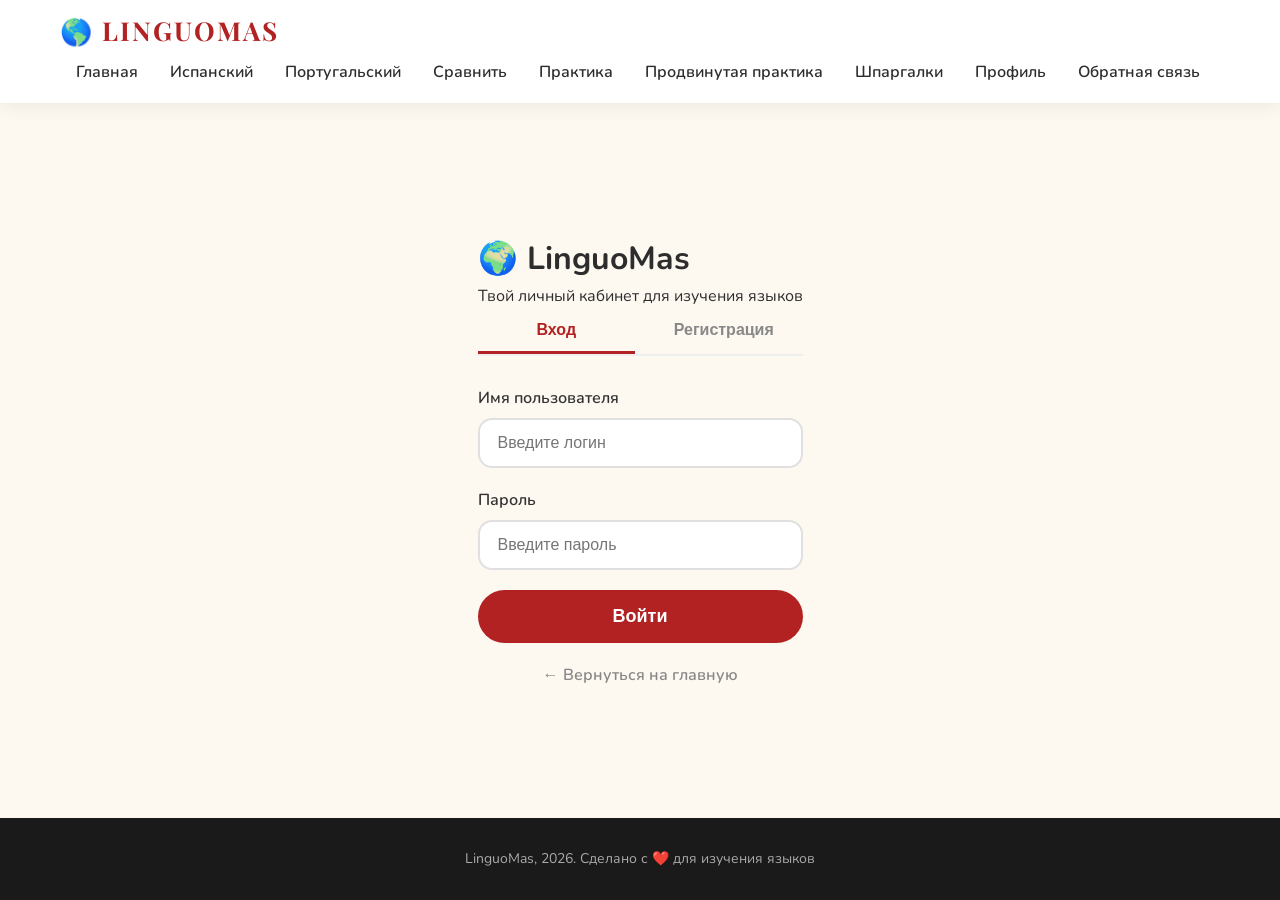
<file: login.html>
<html>

<head>
<title>linguomas - sign in</title>
<link rel="stylesheet" type="text/css" href="style.css"> 
<meta name="viewport" content="width=device-width, initial-scale=1.0"> <!-- чтобы на телефоне красиво было -->
<link rel="preconnect" href="https://fonts.googleapis.com"> <!-- шрифты -->
<link rel="preconnect" href="https://fonts.gstatic.com" crossorigin>
<link href="https://fonts.googleapis.com/css2?family=Playfair+Display:ital,wght@0,400;0,700;1,700&family=Nunito:wght@400;600;800&display=swap" rel="stylesheet">
<meta http-equiv="Content-Type" content="text/html;charset=utf-8" />
<style>
.login-page {
min-height: 80hv;
display: flex;
align-items: center;
justify-content: center;
background: #FDF8F0;
padding: 40px 20px;
}

.login-container {
max-width: 500px;
width: 100%;
background: white;
border-radius: 30px;
padding: 40px 35px;
box-shadow: 0 20px 60px rgba(0,0,0,0.06);
}

.login-container h1 {
font-family: 'Playfair Display', serif;
font-size: 32px;
text-align: center;
margin-bottom: 8px;
color: #2D2D2D;
}
.login-container .subtitle {
text-align: center;
color: #888;
margin-bottom: 30px;
font-size: 16px;
}
.login-tabs {
display: flex;
gap: 10px;
margin-bottom: 30px;
border-bottom: 2px solid #eee;
}
.login-tabs button {
flex: 1;
padding: 12px;
border: none;
background: transparent;
font-weight: 700;
font-size: 16px;
cursor: pointer;
color: #888;
transition: all 0.3s;
border-bottom: 3px solid transparent;
}
.login-tabs button.active {
color: #B22222;
border-bottom-color: #B22222;
}
.login-tabs button:hover {
color: #B22222;
}		
.form-group {
margin-bottom: 20px;
}
.form-group label {
display: block;
font-weight: 600;
margin-bottom: 6px;
color: #333;
}
.form-group input {
width: 100%;
padding: 14px 18px;
border: 2px solid #e0e0e0;
border-radius: 14px;
font-size: 16px;
transition: border 0.3s;
box-sizing: border-box;
}
.form-group input:focus {
border-color: #B22222;
outline: none;
}
.form-btn {
width: 100%;
padding: 16px;
border: none;
border-radius: 50px;
font-weight: 700;
font-size: 18px;
cursor: pointer;
transition: all 0.3s;
}
.form-btn.login-btn {
background: #B22222;
color: white;
}
.form-btn.login-btn:hover {
background: #8B1A1A;
transform: translateY(-2px);
box-shadow: 0 8px 25px rgba(178, 34, 34, 0.3);
}
.form-btn.register-btn {
background: #006437;
color: white;
}
.form-btn.register-btn:hover {
background: #004D29;
transform: translateY(-2px);
box-shadow: 0 8px 25px rgba(0, 100, 55, 0.3);
}
.form-error {
color: #B22222;
font-size: 14px;
margin-top: 10px;
text-align: center;
}
.form-success {
color: #006437;
font-size: 14px;
margin-top: 10px;
text-align: center;
}
.login-form {
display: block;
}
.register-form {
display: none;
}
.back-link-login {
display: block;
text-align: center;
margin-top: 20px;
color: #888;
text-decoration: none;
font-weight: 600;
transition: color 0.3s;
}
.back-link-login:hover {
color: #B22222;
}
@media (max-width: 480px) {
.login-container {
padding: 25px 20px;
}
}
</style>
</head>

<body>
<header>
<div class="container">
<div class="logo">🌎 LINGUOMAS</div>
	<nav>
	<ul>
	<li><a href="index.html">Главная</a></li>
	<li><a href="spanish.html">Испанский</a></li>
	<li><a href="portugues.html">Португальский</a></li>
	<li><a href="compare.html">Сравнить</a></li>
	<li><a href="practice.php">Практика</a></li>
	<li><a href="practice.php">Продвинутая практика</a></li>
	<li><a href="downloads.html">Шпаргалки</a></li>
	<li><a href="profile.php">Профиль</a></li>
	<li><a href="feedback.php">Обратная связь</a></li>
	</ul>
	</nav>
	</div>
	</header>

</body>

<main class="login-page">
<div class="login-comtainer">
<h1>🌍 LinguoMas</h1>
<p class="subtitle">Твой личный кабинет для изучения языков</p>

<div class="login-tabs">
<button class="active" data-tab="login">Вход</button>
<button data-tab="register">Регистрация</button>
</div>

<!-- ФОРМА ВХОДА -->
<form class="login-form" id="loginForm" action="login_process.php" method="POST">
<div class="form-group">
<label for="loginUsername">Имя пользователя</label>
<input type="text" id="loginUsername" name="username" placeholder="Введите логин" required>
</div>
<div class="form-group">
<label for="loginPassword">Пароль</label>
<input type="password" id="loginPassword" name="password" placeholder="Введите пароль" required>
</div>
<button type="submit" class="form-btn login-btn">Войти</button>
<div id="loginError" class="form-error"></div>
</form>
 
<!-- ФОРМА РЕГИСТРАЦИИ -->
<form class="register-form" id="registerForm" action="register_process.php" method="POST">
<div class="form-group"
<label for="regUsername">Имя пользователя</label>
<input type="text" id="regUsername" name="username" placeholder="Придумайте логин" required>
</div>
<div class="form-group">
<label for="regEmail">Email</label>
<input type="email" id="regEmail" name="email" placeholder="Ваш email" required>
</div>
<div class="form-group">
<label for="regPassword">Пароль</label>
<input type="password" id="regPassword" name="password" placeholder="Придумайте пароль" required>
</div>
<button type="submit" class="form-btn register-btn">Зарегистрироваться</button>
<div id="registerError" class="form-error"></div>
<div id="registerSuccess" class="form-success"></div>
</form>
 
<a href="index.html" class="back-link-login">← Вернуться на главную</a>
</div>
</main>

<footer class="footer">
<div class="container">
<p>LinguoMas, 2026. Сделано с ❤️ для изучения языков</p>
</div>
</footer>

<!-- ПЕРЕКЛЮЧЕНИЕ МЕЖДУ ФОРМАМИ-->
<script>
const tabs = document.querySelectorAll('.login-tabs button');
const loginForm = document.querySelector('.login-form');
const registerForm = document.querySelector('.register-form');

tabs.forEach(tab => {
tab.addEventListener('click', function() {
tabs.forEach(t => t.classList.remove('active'));
this.classList.add('active');

if (this.dataset.tab === 'login') {
loginForm.style.display = 'block';
registerForm.style.display = 'none';
}
else {
loginForm.style.display = 'none';
registerForm.style.display = 'block';
}
});
});

// Показываем изначально только форму входа
registerForm.style.display = 'none';

</script>
</body>
</html>
</file>
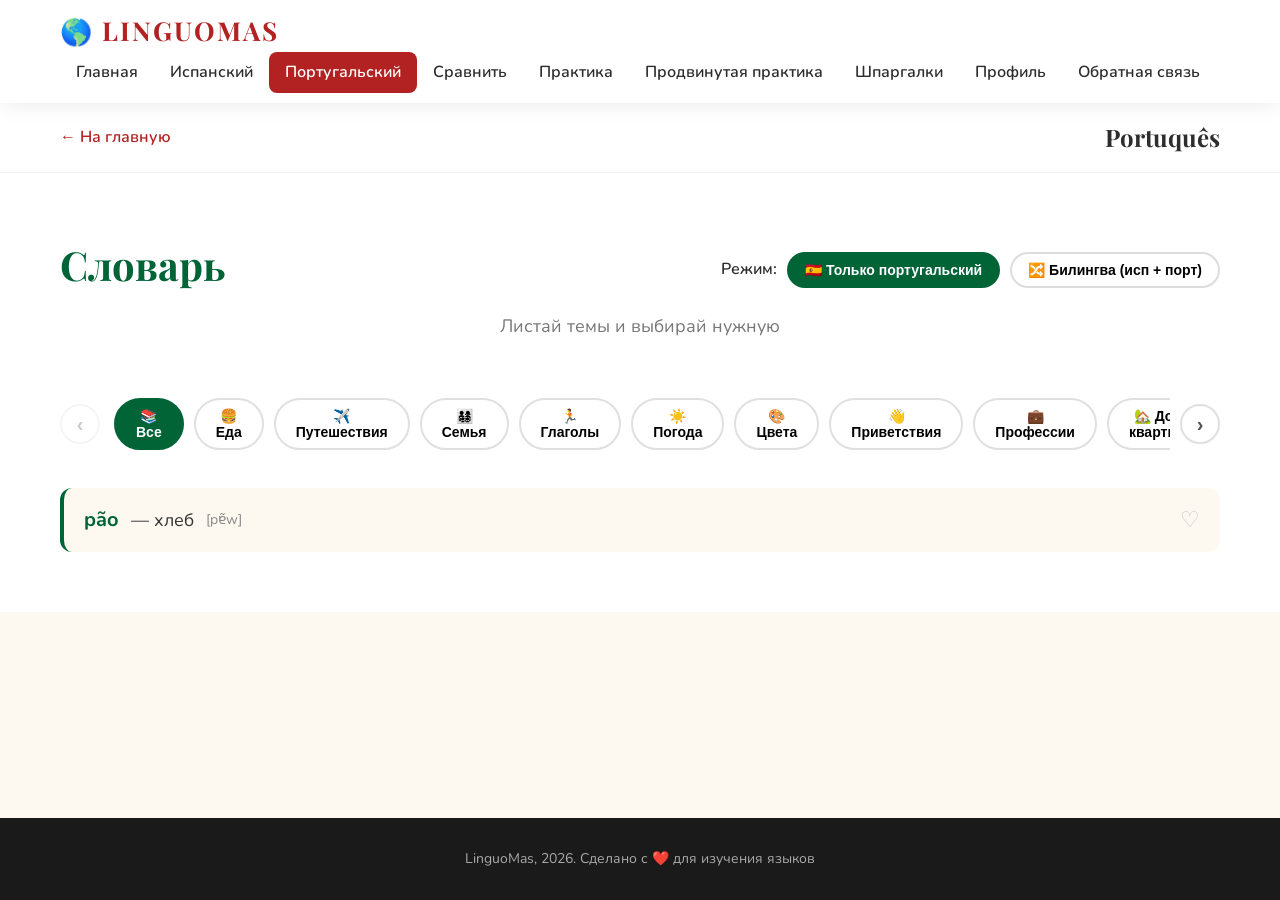
<file: portugues.html>
<html>

<head>
<title>linguomas - portugues</title>
<link rel="stylesheet" type="text/css" href="style.css"> 
<meta name="viewport" content="width=device-width, initial-scale=1.0"> <!-- чтобы на телефоне красиво было -->
<link rel="preconnect" href="https://fonts.googleapis.com"> <!-- шрифты -->
<link rel="preconnect" href="https://fonts.gstatic.com" crossorigin>
<link href="https://fonts.googleapis.com/css2?family=Playfair+Display:ital,wght@0,400;0,700;1,700&family=Nunito:wght@400;600;800&display=swap" rel="stylesheet">
<meta http-equiv="Content-Type" content="text/html;charset=utf-8" />
</head>

<body>

<header>
<div class="container">
<div class="logo">🌎 LINGUOMAS</div>
	<nav>
	<ul>
	<li><a href="index.html">Главная</a></li>
	<li><a href="spanish.html">Испанский</a></li>
	<li><a href="portugues.html" class="active">Португальский</a></li>
	<li><a href="compare.html">Сравнить</a></li>
	<li><a href="practice.php">Практика</a></li>
	<li><a href="practice_advanced.php">Продвинутая практика</a></li>
	<li><a href="downloads.html">Шпаргалки</a></li>
	<li><a href="profile.php">Профиль</a></li>
	<li><a href="feedback.php">Обратная связь</a></li>
	</ul>
	</nav>
	</div>
</header>
</body>

<main>

<div class="back-nav">
<div class="container">
<a href="index.html" class="back-link">← На главную</a>
<span class="lang-title">Portuquês</span>
</div>
</div>
<section class="dictionary-section pt-section">
<div class="container">
<div class="dict-header">
<h2 class="section-title">Словарь</h2>
<div class="bilingual-switch">
<span>Режим:</span>
<button class="biling-btn active" data-mode="es">🇪🇸 Только португальский</button>
<button class="biling-btn" data-mode="bi">🔀 Билингва (исп + порт)</button>
</div>
</div>
<p class="section-subtitle">Листай темы и выбирай нужную</p>
<!-- ===== ГОРИЗОНТАЛЬНЫЙ СКРОЛЛ С ТЕМАМИ ===== -->
<div class="theme-scroll-wrapper">
<button class="theme-scroll-btn left" id="scrollLeft">‹</button>
<div class="theme-scroll-container" id="themeScroll">
<button class="theme-chip active" data-theme="all">📚 Все</button>
<button class="theme-chip" data-theme="comida">🍔 Еда</button>
<button class="theme-chip" data-theme="viajes">✈️ Путешествия</button>
<button class="theme-chip" data-theme="familia">👨‍👩‍👧‍👦 Семья</button>
<button class="theme-chip" data-theme="verbos">🏃 Глаголы</button>
<button class="theme-chip" data-theme="clima">☀️ Погода</button>
<button class="theme-chip" data-theme="colores">🎨 Цвета</button>
<button class="theme-chip" data-theme="saludos">👋 Приветствия</button>
<button class="theme-chip" data-theme="profesiones">💼 Профессии</button>
<button class="theme-chip" data-theme="house">🏡 Дом, квартира</button>
</div>
<button class="theme-scroll-btn right" id="scrollRight">›</button>
</div>

<div class="word-list" id="portuqueseWordList">
<div class="word-card pt-card" data-theme="comida" data-word-id="2">
<div class="word-main">
<span class="foreign-word pt-word">pão</span>
<span class="translation">— хлеб</span>
<span class="transcription">[pɐ̃w]</span>
<button class="fav-btn" data-word-id="2">♡</button>
</div>
<div class="word-bilingue" style="display:none;">
<span class="es-word">pan</span>
<span class="es-translation">— хлеб</span>
<span class="es-transcription">[pan]</span>
<button class="fav-btn" data-word-id="1">♡</button>
</div>
</div>
</div>
</div>
</section>

<!-- остальные слова по аналогии -->

<!-- ======== БЛОК: ГРАММАТИКА (КОРОТКО) ======== -->
<!-- <section class="grammar-section"> -->
<!-- <div class="container"> -->
<!-- <h2 class="section-title">Грамматика</h2> -->
<!-- <p class="section-subtitle">Основные времена на пальцах</p> -->
<!-- <div class="grammar-grid"> -->
<!-- <div class="grammar-card"> -->
<!-- <h3>Настоящее время (Presente)</h3> -->
<!-- <p><strong>falar  (говорить):</strong></p> -->
<!-- <ul> -->
<!-- <li>eu <strong>falo</strong></li> -->
<!-- <li>você <strong>fala</strong></li> -->
<!-- <li>ele/ela <strong>fala</strong></li> -->
<!-- <li>nós <strong>falamos</strong></li> -->
<!-- <li>vocês <strong>falam</strong></li> -->
<!-- <li>eles/elas <strong>falam</strong></li> -->
<!-- </ul> -->
<!-- <p class="example">Exemplo: <em>Eu falo português.</em></p> -->
<!-- остальные штуки по аналогии -->
<!-- </div> -->
<!-- </div> -->
<!-- </div> -->
<!-- </section> -->
</main>

<!-- ========== КНОПКА "НАВЕРХ" ========== -->
<button id="backToTop" class="back-to-top">⬆ Наверх</button>

<footer class="footer">
<div class="container">
<p>LinguoMas, 2026. Сделано с ❤️ для изучения языков</p>
</div>
</footer>

<!-- ПОДКЛЮЧАЕМ JAVASCRIPT ДЛЯ РАБОТЫ ЦИТАТ -->
    <script src="script.js"></script>
</body>
</html>
</file>
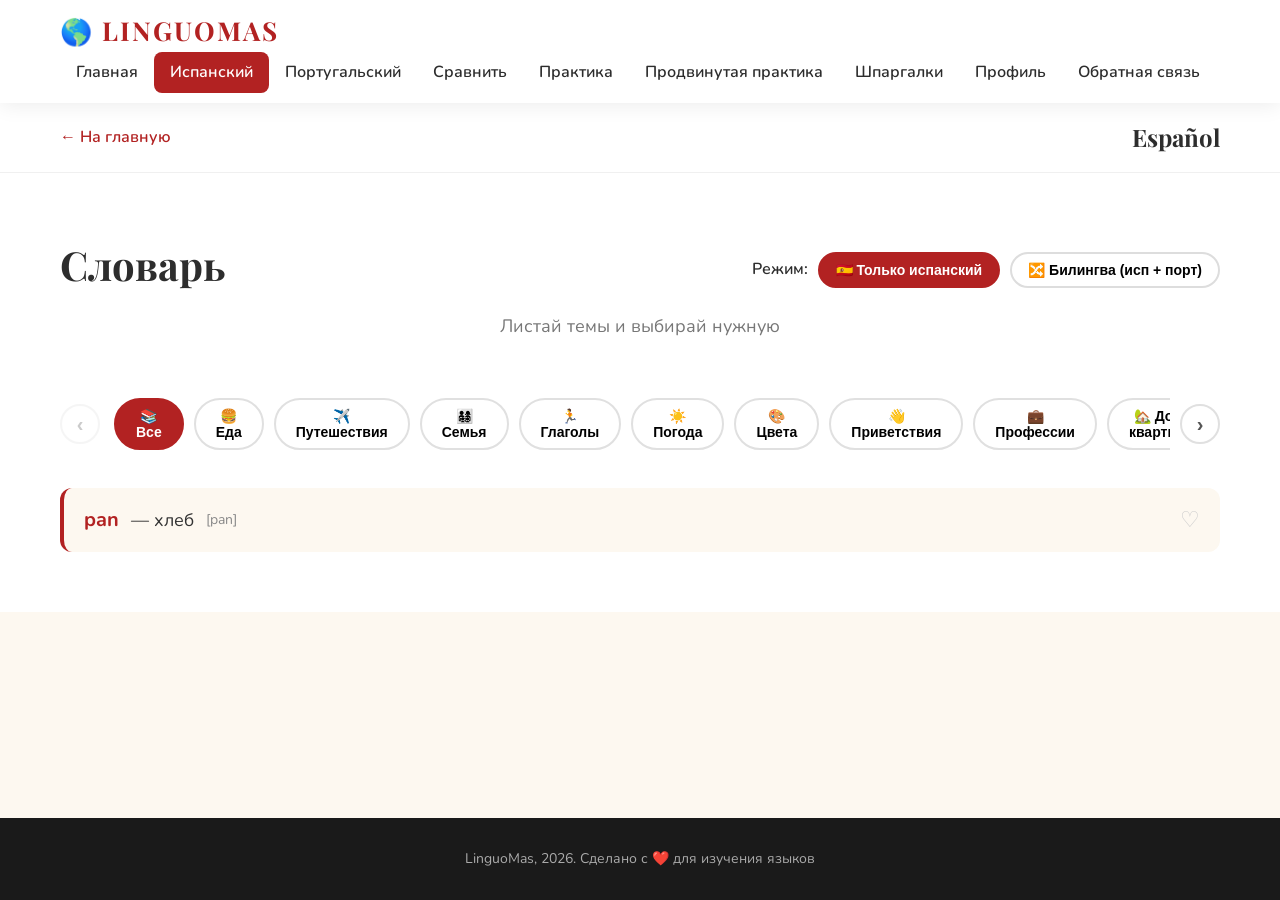
<file: spanish.html>
<html>

<head>
<title>linguomas - spanish</title>
<link rel="stylesheet" type="text/css" href="style.css"> 
<meta name="viewport" content="width=device-width, initial-scale=1.0"> <!-- чтобы на телефоне красиво было -->
<link rel="preconnect" href="https://fonts.googleapis.com"> <!-- шрифты -->
<link rel="preconnect" href="https://fonts.gstatic.com" crossorigin>
<link href="https://fonts.googleapis.com/css2?family=Playfair+Display:ital,wght@0,400;0,700;1,700&family=Nunito:wght@400;600;800&display=swap" rel="stylesheet">
<meta http-equiv="Content-Type" content="text/html;charset=utf-8" />
</head>

<body>

<header>
<div class="container">
<div class="logo">🌎 LINGUOMAS</div>
	<nav>
	<ul>
	<li><a href="index.html">Главная</a></li>
	<li><a href="spanish.html" class="active">Испанский</a></li>
	<li><a href="portugues.html">Португальский</a></li>
	<li><a href="compare.html">Сравнить</a></li>
	<li><a href="practice.php">Практика</a></li>
	<li><a href="practice_advanced.php">Продвинутая практика</a></li>
	<li><a href="downloads.html">Шпаргалки</a></li>
	<li><a href="profile.php">Профиль</a></li>
	<li><a href="feedback.php">Обратная связь</a></li>
	</ul>
	</nav>
	</div>
</header>
</body>

<main>

<!-- ========== КНОПКА "НАВЕРХ" ========== -->
<button id="backToTop" class="back-to-top">⬆ Наверх</button>

<div class="back-nav">
<div class="container">
<a href="index.html" class="back-link">← На главную</a> <!-- ↑ Ссылка на главную страницу. back-link — стилизованная ссылка. -->
<span class="lang-title">Español</span>
</div>
</div>

<section class="dictionary-section"> <!-- ↑ dictionary-section — основной контейнер для словаря. -->
<div class="container">
<div class="dict-header"> <!-- dict-header — флекс-контейнер, который выравнивает заголовок и переключатель в одну строку. -->
<h2 class="section-title">Словарь</h2>
<div class="bilingual-switch"> <!-- bilingual-switch — контейнер для кнопок переключения режима. -->
<span>Режим:</span>
<button class="biling-btn active" data-mode="es">🇪🇸 Только испанский</button>
<button class="biling-btn" data-mode="bi">🔀 Билингва (исп + порт)</button> <!-- ↑ Кнопка "Билингва". При клике показывает оба языка. data-mode="bi" — указывает режим (билингва). -->
</div>
</div>
<p class="section-subtitle">Листай темы и выбирай нужную</p>

<!-- ===== ГОРИЗОНТАЛЬНЫЙ СКРОЛЛ С ТЕМАМИ ===== -->
<div class="theme-scroll-wrapper">  <!-- ↑ theme-scroll-wrapper — контейнер для скролла с кнопками. -->
<button class="theme-scroll-btn left" id="scrollLeft">‹</button> <!-- ↑ Кнопка прокрутки влево. id="scrollLeft" — для JavaScript. class="left" — для стилизации (можно не использовать). -->
<div class="theme-scroll-container" id="themeScroll">
<button class="theme-chip active" data-theme="all">📚 Все</button> <!-- ↑ Кнопка темы "Все". class="active" — активна по умолчанию. data-theme="all" — показывает все слова. -->
<button class="theme-chip" data-theme="comida">🍔 Еда</button> <!-- ↑ data-theme="comida" — фильтрует слова по теме "Еда". -->
<button class="theme-chip" data-theme="viajes">✈️ Путешествия</button>
<button class="theme-chip" data-theme="familia">👨‍👩‍👧‍👦 Семья</button>
<button class="theme-chip" data-theme="verbos">🏃 Глаголы</button>
<button class="theme-chip" data-theme="clima">☀️ Погода</button>
<button class="theme-chip" data-theme="colores">🎨 Цвета</button>
<button class="theme-chip" data-theme="saludos">👋 Приветствия</button>
<button class="theme-chip" data-theme="profesiones">💼 Профессии</button>
<button class="theme-chip" data-theme="house">🏡 Дом, квартира</button>
</div>
<button class="theme-scroll-btn right" id="scrollRight">›</button>
</div>

<div class="word-list" id="spanishWordList">
<div class="word-card" data-theme="comida" data-word-id="1">
<div class="word-main">
<span class="foreign-word">pan</span>
<span class="translation">— хлеб</span>
<span class="transcription">[pan]</span>
<button class="fav-btn" data-word-id="1">♡</button> <!-- ↑ Кнопка избранного. data-word-id="1" — ID слова (для привязки к БД). ♡ — пустое сердечко. При клике становится ❤️. -->
</div>
<div class="word-bilingue" style="display:none;">
<span class="port-word">pão</span>
<span class="port-translation">— хлеб</span>
<span class="port-transcription">[pɐ̃w]</span>
<button class="fav-btn" data-word-id="2">♡</button>
</div>
</div>
</div>
</div>
</section>
<!-- остальные слова по аналогии -->

<!-- ======== БЛОК: ГРАММАТИКА (КОРОТКО) ======== -->
<!-- <section class="grammar-section"> -->
<!-- <div class="container"> -->
<!-- <h2 class="section-title">Грамматика</h2> -->
<!-- <p class="section-subtitle">Основные времена на пальцах</p> -->
<!-- <div class="grammar-grid"> -->
<!-- <div class="grammar-card"> -->
<!-- <h3>Настоящее время (Presente)</h3> -->
<!-- <p><strong>hablar (говорить):</strong></p> -->
<!-- <ul> -->
<!-- <li>yo <strong>hablo</strong></li> -->
<!-- <li>tú <strong>hablas</strong></li> -->
<!-- <li>él/ella <strong>habla</strong></li> -->
<!-- <li>nosotros <strong>hablamos</strong></li> -->
<!-- <li>vosotros <strong>habláis</strong></li> -->
<!-- <li>ellos <strong>hablan</strong></li> -->
<!-- </ul> -->
<!-- остальные штуки по аналогии -->
<!-- </div> -->
<!-- </div> -->
<!-- </div> -->
<!-- </section> -->
</main>

<button id="backToTop" class="back-to-top">⬆ Наверх</button>
    <!-- ↑ id="backToTop" — для JavaScript (обработка клика).
         class="back-to-top" — для стилей (позиция, анимация). -->
		 
<footer class="footer">
<div class="container">
<p>LinguoMas, 2026. Сделано с ❤️ для изучения языков</p>
</div>
</footer>

<!-- ============================================================
         ПОДКЛЮЧЕНИЕ JAVASCRIPT
         ============================================================ -->
    <script src="script.js"></script>
    <!-- ↑ Файл script.js содержит всю логику:
         - переключение режима билингва,
         - фильтрацию слов по темам,
         - горизонтальный скролл тем,
         - добавление в избранное,
         - кнопку "Наверх". -->
</body>
</html>
</file>
<file: style.css>
/* ============================================================
   ОБЩИЕ СТИЛИ
   ============================================================ */
* {
    margin: 0;
    padding: 0;
    box-sizing: border-box;
}

body {
    font-family: 'Nunito', 'Arial', sans-serif;
    background: #FDF8F0;
    color: #2D2D2D;
    line-height: 1.6;
}

.container {
    max-width: 1200px;
    margin: 0 auto;
    padding: 0 20px;
}

/* ============================================================
   ШАПКА
   ============================================================ */
header {
    background: white;
    box-shadow: 0 2px 20px rgba(0,0,0,0.08);
    position: sticky;
    top: 0;
    z-index: 100;
    padding: 10px 0;
}

header .container {
    display: flex;
    justify-content: space-between;
    align-items: center;
    flex-wrap: wrap;
}

.logo {
    font-family: 'Playfair Display', serif;
    font-size: 26px;
    font-weight: 700;
    color: #B22222;
    letter-spacing: 2px;
}

nav ul {
    display: flex;
    flex-wrap: wrap;
    gap: 0;
    list-style: none;
}

nav a {
    display: block;
    padding: 8px 16px;
    color: #2D2D2D;
    text-decoration: none;
    font-weight: 600;
    font-size: 16px;
    transition: all 0.3s;
    border-radius: 8px;
}

nav a:hover {
    background: #FFF0E0;
    color: #B22222;
}

nav a.active {
    background: #B22222;
    color: white;
}

/* ============================================================
   ГЛАВНАЯ СТРАНИЦА (HERO)
   ============================================================ */
.hero {
    background-image: url('images/bs.jpeg');
    background-size: cover;
    background-position: center;
    background-repeat: no-repeat;
    padding: 80px 0 60px;
    min-height: 500px;
    display: flex;
    align-items: center;
    position: relative;
}

.hero::before {
    content: '';
    position: absolute;
    top: 0;
    left: 0;
    width: 100%;
    height: 100%;
    background: rgba(0, 0, 0, 0.35);
    z-index: 1;
}

.hero-content {
    position: relative;
    z-index: 2;
    display: flex;
    align-items: center;
    gap: 60px;
    flex-wrap: wrap;
}

.hero-text {
    flex: 1 1 500px;
}

.hero-badge {
    display: inline-block;
    background: rgba(255, 255, 255, 0.15);
    backdrop-filter: blur(5px);
    color: #ffffff;
    padding: 6px 20px;
    border-radius: 30px;
    font-weight: 600;
    font-size: 14px;
    letter-spacing: 1px;
    margin-bottom: 20px;
}

.hero-text h1 {
    font-family: 'Playfair Display', serif;
    font-size: 56px;
    font-weight: 700;
    line-height: 1.1;
    color: #ffffff;
    text-shadow: 0 4px 20px rgba(0, 0, 0, 0.6);
    margin-bottom: 20px;
}

.hero-text h1 br {
    display: none;
}

.hero-subtitle {
    font-size: 20px;
    color: #ffffff;
    text-shadow: 0 2px 15px rgba(0, 0, 0, 0.5);
    margin-bottom: 35px;
    line-height: 1.8;
}

.btn {
    display: inline-block;
    padding: 16px 40px;
    border-radius: 50px;
    font-weight: 700;
    font-size: 16px;
    text-decoration: none;
    transition: all 0.3s;
    border: none;
    cursor: pointer;
}

.hero-image {
    flex: 1 1 300px;
    display: flex;
    justify-content: center;
    align-items: center;
}

.hero-decor {
    display: flex;
    gap: 30px;
    font-size: 80px;
    background: rgba(255,255,255,0.4);
    backdrop-filter: blur(10px);
    padding: 40px 50px;
    border-radius: 60px;
    box-shadow: 0 20px 60px rgba(0,0,0,0.05);
}

.decor-emoji {
    display: inline-block;
    animation: float 3s ease-in-out infinite;
}

/* ============================================================
   ГЛАВНАЯ СТРАНИЦА (ВЫБОР ЯЗЫКА)
   ============================================================ */
.language-choice {
    padding: 80px 0;
    background: white;
}

.section-title {
    font-family: 'Playfair Display', serif;
    font-size: 40px;
    font-weight: 700;
    text-align: center;
    color: #2D2D2D;
    margin-bottom: 10px;
}

.section-subtitle {
    text-align: center;
    font-size: 18px;
    color: #777;
    margin-bottom: 50px;
}

.lang-cards {
    display: flex;
    gap: 40px;
    flex-wrap: wrap;
    justify-content: center;
}

.lang-card {
    flex: 1 1 400px;
    max-width: 520px;
    text-decoration: none;
    color: inherit;
    border-radius: 24px;
    overflow: hidden;
    transition: all 0.4s;
    position: relative;
}

.lang-card:hover {
    transform: translateY(-12px);
    box-shadow: 0 25px 50px rgba(0,0,0,0.15);
}

.lang-card-inner {
    padding: 40px 35px 35px;
    border-radius: 24px;
    background: white;
    box-shadow: 0 10px 30px rgba(0,0,0,0.06);
    transition: all 0.3s;
    position: relative;
    min-height: 380px;
    display: flex;
    flex-direction: column;
}

.lang-es .lang-card-inner {
    background: linear-gradient(145deg, #FFF5F0, #FFE8E0);
    border: 2px solid rgba(178, 34, 34, 0.1);
}

.lang-pt .lang-card-inner {
    background: linear-gradient(145deg, #F0FFF5, #E0F5E8);
    border: 2px solid rgba(0, 100, 55, 0.1);
}

.lang-flag-img {
    width: 100%;
    height: 220px;
    object-fit: cover;
    border-radius: 16px 16px 0 0;
    margin-bottom: 20px;
}

.lang-card h3 {
    font-family: 'Playfair Display', serif;
    font-size: 32px;
    margin-bottom: 10px;
}

.lang-es h3 { color: #B22222; }
.lang-pt h3 { color: #006437; }

.lang-desc {
    font-size: 16px;
    color: #555;
    line-height: 1.6;
    flex-grow: 1;
    margin-bottom: 20px;
}

.lang-tags {
    display: flex;
    gap: 8px;
    flex-wrap: wrap;
    margin-bottom: 20px;
}

.lang-tags span {
    background: rgba(255,255,255,0.6);
    padding: 4px 14px;
    border-radius: 20px;
    font-size: 13px;
    font-weight: 600;
    color: #555;
}

.lang-es .lang-tags span { background: rgba(178, 34, 34, 0.08); color: #8B1A1A; }
.lang-pt .lang-tags span { background: rgba(0, 100, 55, 0.08); color: #006437; }

.lang-btn {
    display: inline-block;
    padding: 10px 25px;
    border-radius: 30px;
    font-weight: 700;
    font-size: 15px;
    align-self: flex-start;
    transition: all 0.3s;
}

.lang-es .lang-btn {
    background: #B22222;
    color: white;
}

.lang-pt .lang-btn {
    background: #006437;
    color: white;
}

.lang-card:hover .lang-btn {
    transform: scale(1.05);
    box-shadow: 0 4px 15px rgba(0,0,0,0.2);
}

/* ============================================================
   ГЛАВНАЯ СТРАНИЦА (КАРУСЕЛЬ ЦИТАТ)
   ============================================================ */
.inspiration {
    padding: 80px 0;
    background: #FFF8F0;
}

.quotes-carousel {
    display: flex;
    gap: 30px;
    overflow: hidden;
    padding: 10px 0;
    scroll-behavior: smooth;
    -webkit-overflow-scrolling: touch;
}

.quote-card {
    flex: 0 0 calc(33.333% - 20px);
    min-width: 280px;
    background: white;
    padding: 30px 25px;
    border-radius: 20px;
    box-shadow: 0 8px 25px rgba(0,0,0,0.04);
    border-left: 5px solid #B22222;
    transition: all 0.3s;
}

.quote-card:hover {
    box-shadow: 0 12px 35px rgba(0,0,0,0.08);
    transform: translateY(-5px);
}

.quote-card:nth-child(2) { border-left-color: #006437; }
.quote-card:nth-child(3) { border-left-color: #E67E22; }
.quote-card:nth-child(4) { border-left-color: #8E44AD; }
.quote-card:nth-child(5) { border-left-color: #2980B9; }

.quote-card blockquote {
    font-size: 18px;
    font-style: italic;
    color: #2D2D2D;
    line-height: 1.7;
    margin-bottom: 10px;
}

.quote-card cite {
    display: block;
    font-size: 14px;
    font-style: normal;
    font-weight: 600;
    color: #888;
}

.quote-controls {
    display: flex;
    justify-content: center;
    gap: 15px;
    margin-top: 30px;
}

.quote-btn {
    background: white;
    border: 2px solid #ddd;
    padding: 12px 24px;
    border-radius: 50px;
    font-size: 18px;
    cursor: pointer;
    transition: all 0.3s;
    font-weight: 700;
}

.quote-btn:hover {
    border-color: #B22222;
    color: #B22222;
    background: #FFF5F0;
}

/* ============================================================
   ГЛАВНАЯ СТРАНИЦА (ЦИТАТА ДНЯ)
   ============================================================ */
.daily-quote {
    padding: 60px 0 80px;
    background: white;
}

.daily-quote-box {
    max-width: 750px;
    margin: 0 auto;
    text-align: center;
    background: linear-gradient(135deg, #FFF8F0, #FFF0E0);
    padding: 50px 40px;
    border-radius: 30px;
    box-shadow: 0 15px 50px rgba(0,0,0,0.06);
    position: relative;
}

.daily-icon {
    font-size: 40px;
    display: block;
    margin-bottom: 15px;
}

.daily-quote-box blockquote {
    font-family: 'Playfair Display', serif;
    font-size: 28px;
    font-weight: 700;
    font-style: italic;
    color: #2D2D2D;
    line-height: 1.6;
    margin-bottom: 15px;
}

.daily-quote-box cite {
    display: block;
    font-style: normal;
    font-size: 16px;
    color: #888;
    margin-bottom: 25px;
}

.btn-refresh {
    background: transparent;
    border: 2px solid #B22222;
    color: #B22222;
    padding: 12px 30px;
    border-radius: 50px;
    font-weight: 600;
    font-size: 15px;
    cursor: pointer;
    transition: all 0.3s;
}

.btn-refresh:hover {
    background: #B22222;
    color: white;
}

/* ========== КУЛЬТУРНЫЙ ГИД ========== */
.culture-guide {
    padding: 60px 0 80px;
    background: #FFF8F0;
}

.culture-lang-tabs,
.culture-category-tabs {
    display: flex;
    gap: 12px;
    justify-content: center;
    flex-wrap: wrap;
    margin-bottom: 15px;
}

.culture-lang-tab,
.culture-category-tab {
    padding: 10px 28px;
    border: 2px solid #e0e0e0;
    border-radius: 50px;
    background: white;
    font-weight: 700;
    font-size: 16px;
    cursor: pointer;
    transition: all 0.3s;
    color: #555;
}

.culture-lang-tab:hover,
.culture-category-tab:hover {
    border-color: #B22222;
    color: #B22222;
}

.culture-lang-tab.active,
.culture-category-tab.active {
    border-color: #B22222;
    background: #B22222;
    color: white;
}

.culture-lang-tab.pt-active {
    border-color: #006437;
    background: #006437;
    color: white;
}

.culture-lang-tab.pt-active:hover {
    background: #004D29;
}

.culture-cards {
    display: grid;
    grid-template-columns: repeat(auto-fit, minmax(260px, 1fr));
    gap: 25px;
    margin-top: 20px;
}

.culture-card {
    background: white;
    padding: 25px 25px 20px;
    border-radius: 20px;
    box-shadow: 0 8px 25px rgba(0,0,0,0.04);
    transition: all 0.3s;
    border-left: 4px solid #B22222;
    display: flex;
    flex-direction: column;
}

.culture-card:hover {
    transform: translateY(-6px);
    box-shadow: 0 15px 40px rgba(0,0,0,0.06);
}

.culture-card .card-emoji {
    font-size: 28px;
    margin-bottom: 8px;
}

.culture-card .card-title {
    font-family: 'Playfair Display', serif;
    font-size: 20px;
    font-weight: 700;
    color: #2D2D2D;
    margin-bottom: 6px;
}

.culture-card .card-author {
    font-size: 14px;
    color: #888;
    margin-bottom: 10px;
}

.culture-card .card-desc {
    font-size: 15px;
    color: #555;
    line-height: 1.6;
    flex-grow: 1;
    margin-bottom: 12px;
}

.culture-card .card-tag {
    display: inline-block;
    background: #FFF0E0;
    color: #B22222;
    padding: 3px 14px;
    border-radius: 20px;
    font-size: 12px;
    font-weight: 700;
    align-self: flex-start;
}

.culture-card.pt-card {
    border-left-color: #006437;
}

.culture-card.pt-card .card-tag {
    background: #E0F5E8;
    color: #006437;
}

.culture-empty {
    grid-column: 1 / -1;
    text-align: center;
    color: #aaa;
    padding: 30px 0;
    font-size: 16px;
}

@media (max-width: 600px) {
    .culture-cards {
        grid-template-columns: 1fr;
    }
    .culture-lang-tab,
    .culture-category-tab {
        padding: 6px 18px;
        font-size: 14px;
    }
}

/* ============================================================
   ФУТЕР
   ============================================================ */
.footer {
    background: #1A1A1A;
    color: #aaa;
    padding: 30px 0;
    text-align: center;
    font-size: 14px;
}

/* ============================================================
   НАВИГАЦИЯ "НАЗАД" (ДЛЯ СТРАНИЦ ЯЗЫКОВ)
   ============================================================ */
.back-nav {
    background: white;
    padding: 15px 0;
    box-shadow: 0 2px 10px rgba(0,0,0,0.03);
    border-bottom: 1px solid #f0f0f0;
}

.back-nav .container {
    display: flex;
    justify-content: space-between;
    align-items: center;
    flex-wrap: wrap;
    gap: 10px;
}

.back-link {
    color: #B22222;
    font-weight: 600;
    text-decoration: none;
    font-size: 16px;
    transition: color 0.3s;
}

.back-link:hover {
    color: #8B1A1A;
    text-decoration: underline;
}

.lang-title {
    font-family: 'Playfair Display', serif;
    font-size: 24px;
    font-weight: 700;
    color: #2D2D2D;
}

/* ============================================================
   СЛОВАРЬ (ОБЩИЕ СТИЛИ)
   ============================================================ */
.dictionary-section {
    padding: 60px 0;
    background: white;
}

.dict-header {
    display: flex;
    justify-content: space-between;
    align-items: center;
    flex-wrap: wrap;
    gap: 20px;
    margin-bottom: 5px;
}

.bilingual-switch {
    display: flex;
    align-items: center;
    gap: 10px;
    font-weight: 600;
}

.biling-btn {
    padding: 8px 16px;
    border: 2px solid #ddd;
    border-radius: 30px;
    background: transparent;
    cursor: pointer;
    font-weight: 600;
    font-size: 14px;
    transition: all 0.3s;
}

.biling-btn.active {
    border-color: #B22222;
    background: #B22222;
    color: white;
}

.biling-btn:hover:not(.active) {
    border-color: #B22222;
    color: #B22222;
}

/* ===== ТЕМЫ ===== */
.theme-chips {
    display: flex;
    flex-wrap: wrap;
    gap: 10px;
    margin: 20px 0 30px;
}

.theme-chip {
    padding: 8px 20px;
    border: 2px solid #e0e0e0;
    border-radius: 30px;
    background: transparent;
    cursor: pointer;
    font-weight: 600;
    font-size: 14px;
    transition: all 0.3s;
}

.theme-chip.active {
    border-color: #B22222;
    background: #B22222;
    color: white;
}

.theme-chip:hover:not(.active) {
    border-color: #B22222;
    color: #B22222;
}

/* ===== КАРТОЧКИ СЛОВ ===== */
.word-list {
    display: flex;
    flex-direction: column;
    gap: 12px;
}

.word-card {
    background: #FDF8F0;
    border-radius: 12px;
    padding: 16px 20px;
    transition: all 0.3s;
    border-left: 4px solid #B22222;
}

.word-card:hover {
    transform: translateX(6px);
    box-shadow: 0 4px 15px rgba(0,0,0,0.06);
}

.word-main {
    display: flex;
    align-items: center;
    flex-wrap: wrap;
    gap: 12px;
}

/* ----- ОСНОВНОЕ СЛОВО (КРАСНОЕ ДЛЯ ИСПАНСКОЙ СТРАНИЦЫ) ----- */
.foreign-word {
    font-size: 20px;
    font-weight: 700;
    color: #B22222;
}

/* ----- ПОРТУГАЛЬСКОЕ СЛОВО (ЗЕЛЁНОЕ) ----- */
.pt-word {
    color: #006437 !important;
}

/* ----- ПЕРЕВОД И ТРАНСКРИПЦИЯ ----- */
.translation {
    font-size: 18px;
    color: #333;
}

.transcription {
    font-size: 14px;
    color: #888;
    font-weight: 400;
}

/* ----- КНОПКА ИЗБРАННОГО ----- */
.fav-btn {
    margin-left: auto;
    background: none;
    border: none;
    font-size: 22px;
    cursor: pointer;
    color: #ccc;
    transition: color 0.3s, transform 0.2s;
}

.fav-btn:hover {
    color: #F1C40F;
    transform: scale(1.2);
}

.fav-btn.active {
    color: #e74c3c;
}

/* ============================================================
   БИЛИНГВА
   ============================================================ */
.word-bilingue {
    margin-top: 8px;
    padding-top: 8px;
    border-top: 1px dashed #ddd;
    display: flex;
    align-items: center;
    flex-wrap: wrap;
    gap: 12px;
}

/* ----- ПОРТУГАЛЬСКОЕ СЛОВО В БИЛИНГВЕ (ЗЕЛЁНОЕ) ----- */
.word-bilingue .port-word {
    font-size: 20px;
    font-weight: 700;
    color: #006437 !important;
}

/* ----- ИСПАНСКОЕ СЛОВО В БИЛИНГВЕ (КРАСНОЕ) ----- */
.word-bilingue .es-word {
    font-size: 20px;
    font-weight: 700;
    color: #B22222 !important;
}

.word-bilingue .port-translation,
.word-bilingue .es-translation {
    font-size: 18px;
    color: #333;
}

.word-bilingue .port-transcription,
.word-bilingue .es-transcription {
    font-size: 14px;
    color: #888;
}

/* ============================================================
   ПОРТУГАЛЬСКАЯ ТЕМА (ОСТАЛЬНЫЕ ЭЛЕМЕНТЫ)
   ============================================================ */
.pt-card {
    border-left-color: #006437 !important;
}
.pt-card:hover {
    background: #F0FFF5 !important;
}

.pt-section .biling-btn.active {
    border-color: #006437 !important;
    background: #006437 !important;
    color: white !important;
}
.pt-section .biling-btn:hover:not(.active) {
    border-color: #006437 !important;
    color: #006437 !important;
}

.pt-section .theme-chip.active {
    border-color: #006437 !important;
    background: #006437 !important;
    color: white !important;
}
.pt-section .theme-chip:hover:not(.active) {
    border-color: #006437 !important;
    color: #006437 !important;
}

.pt-section .section-title {
    color: #006437 !important;
}

.pt-section .back-link {
    color: #006437 !important;
}
.pt-section .back-link:hover {
    color: #004D29 !important;
}

/* ============================================================
   ГОРИЗОНТАЛЬНЫЙ СКРОЛЛ ТЕМ
   ============================================================ */
.theme-scroll-wrapper {
    position: relative;
    display: flex;
    align-items: center;
    gap: 10px;
    margin: 20px 0 30px;
}

.theme-scroll-container {
    display: flex;
    gap: 10px;
    overflow-x: auto;
    padding: 8px 4px;
    scroll-behavior: smooth;
    -webkit-overflow-scrolling: touch;
    flex: 1;
    -ms-overflow-style: none;
    scrollbar-width: none;
}

.theme-scroll-container::-webkit-scrollbar {
    display: none;
}

.theme-scroll-btn {
    flex-shrink: 0;
    width: 40px;
    height: 40px;
    border-radius: 50%;
    border: 2px solid #e0e0e0;
    background: white;
    font-size: 20px;
    font-weight: 700;
    cursor: pointer;
    transition: all 0.3s;
    display: flex;
    align-items: center;
    justify-content: center;
    color: #555;
}

.theme-scroll-btn:hover {
    border-color: #B22222;
    color: #B22222;
    background: #FFF5F0;
}

.theme-scroll-btn:disabled {
    opacity: 0.3;
    cursor: not-allowed;
}

/* ============================================================
   КНОПКА "НАВЕРХ"
   ============================================================ */
.back-to-top {
    position: fixed;
    bottom: 30px;
    right: 30px;
    padding: 15px 20px;
    background: #B22222;
    color: white;
    border: none;
    border-radius: 50px;
    font-weight: 700;
    font-size: 16px;
    cursor: pointer;
    box-shadow: 0 4px 20px rgba(178, 34, 34, 0.3);
    transition: all 0.3s ease;
    opacity: 0;
    visibility: hidden;
    z-index: 1000;
}

.back-to-top.show {
    opacity: 1;
    visibility: visible;
}

.back-to-top:hover {
    background: #8B1A1A;
    transform: translateY(-3px);
    box-shadow: 0 8px 30px rgba(178, 34, 34, 0.5);
}

/* ============================================================
   ФУТЕР ВНИЗУ (СТИКИ-ФУТЕР)
   ============================================================ */

/* 1. Делаем body флекс-контейнером, который занимает всю высоту экрана */
body {
    display: flex;
    flex-direction: column;    /* Элементы идут сверху вниз */
    min-height: 100vh;         /* Минимальная высота = 100% высоты окна */
}

/* 2. main (основной контент) растягивается, чтобы занять всё свободное место */
main {
    flex: 1;                   /* Занимает всё оставшееся пространство */
}

/* 3. Футер остаётся внизу */
.footer {
    background: #1A1A1A;
    color: #aaa;
    padding: 30px 0;
    text-align: center;
    font-size: 14px;
    margin-top: auto;         /* Прижимает футер к низу */
    width: 100%;
}

/* ============================================================
   СТИЛИ ДЛЯ СТРАНИЦЫ СРАВНЕНИЯ (ТАБЫ)
   ============================================================ */
.tab-content {
    display: none !important; /* скрываем все вкладки */
}

.tab-content.active {
    display: block !important; /* показываем только активную */
}
</file>
